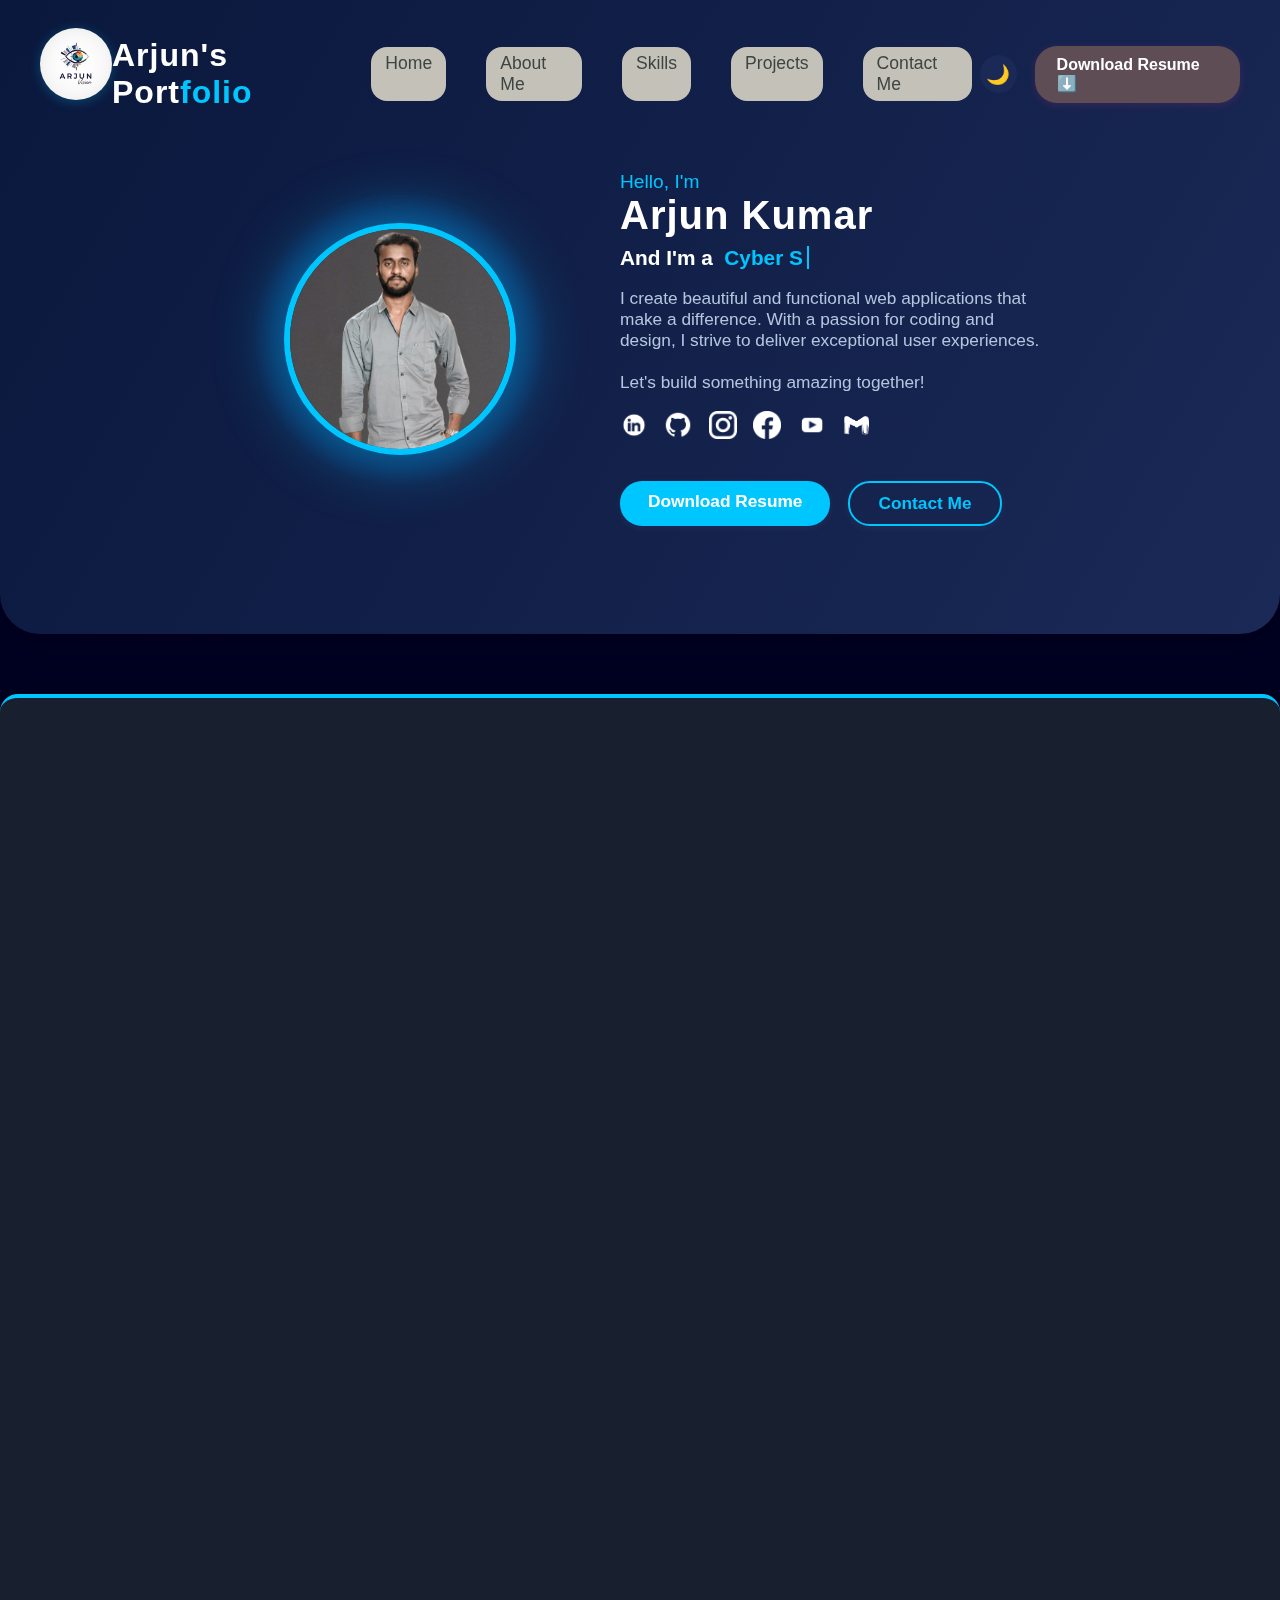
<file: index.html>
<!DOCTYPE html>
<html lang="en">
<head>
  <meta charset="UTF-8">
  <meta http-equiv="X-UA-Compatible" content="IE=edge">
  <meta name="viewport" content="width=device-width, initial-scale=1.0">
   <!-- Font Awesome -->
  <link rel="stylesheet" href="https://cdnjs.cloudflare.com/ajax/libs/font-awesome/6.4.0/css/all.min.css">
  <title>Arjun Developer Portfolio</title>
  <link rel="stylesheet" href="style.css">
  <link rel="preconnect" href="https://fonts.googleapis.com">
  <!-- AOS Library CSS -->
<link href="https://cdn.jsdelivr.net/npm/aos@2.3.4/dist/aos.css" rel="stylesheet">

</head>
<body>
  <header class="hero-header" data-aos="fade-down">
  <div class="top-slide-banner"></div>

  <!-- Navigation -->
  <nav class="main-nav" data-aos="fade-down" data-aos-delay="100">
    <button class="hamburger" id="hamburger-btn" aria-label="Open Menu">
      <span></span>
      <span></span>
      <span></span>
    </button>
    <a href="index.html"><img src="logo.jpg" alt="Logo" class="footer-logo"></a>
    <span class="logo">Arjun's Port<span class="accent">folio</span></span>
    <ul>
      <li><a href="index.html">Home</a></li>
      <li><a href="#about">About Me</a></li>
      <li><a href="#skills">Skills</a></li>
      <li><a href="#projects">Projects</a></li>
      <li><a href="#contact Me">Contact Me</a></li>
    </ul>
    <div class="nav-actions">
      <button class="theme-switcher" onclick="toggleTheme()" title="Toggle Theme">🌙</button>
      <a href="ArjunR.pdf" class="download-cv" download>Download Resume <span>⬇️</span></a>
    </div>
  </nav>

  <!-- Hero Section -->
  <div class="hero-flex">
    
    <!-- Profile Image + Glow -->
    <div class="profile-visual" data-aos="fade-right" data-aos-delay="200">
      <div class="glow-bg">
        <svg width="320" height="320" viewBox="0 0 320 320">
          <defs>
            <radialGradient id="glow" cx="50%" cy="50%" r="50%">
              <stop offset="0%" stop-color="#00c6ff" stop-opacity="1" />
              <stop offset="100%" stop-color="#0072ff" stop-opacity="0" />
            </radialGradient>
          </defs>
          <ellipse cx="160" cy="160" rx="140" ry="140" fill="url(#glow)">
            <animate attributeName="rx" values="140;155;140" dur="2.5s" repeatCount="indefinite" />
            <animate attributeName="ry" values="140;155;140" dur="2.5s" repeatCount="indefinite" />
          </ellipse>
        </svg>
      </div>
      <img src="img1.jpg" alt="Profile Photo" class="profile-photo"> 
    </div>

    <!-- Intro Text + Buttons -->
    <div class="hero-intro" >
      <p class="hello">Hello, I'm</p>
      <h1 class="hero-name" data-aos="zoom-out" data-aos-delay="400">Arjun Kumar</h1>
      <h2 class="hero-role">And I'm a &nbsp;<span class="role-typing"></span></h2>
      <p class="hero-desc" data-aos="fade-left" data-aos-delay="500">
        I create beautiful and functional web applications that make a difference. With a passion for coding and design, I strive to deliver exceptional user experiences.
        <br><br>Let's build something amazing together!
      </p>

      <!-- Social Icons -->
      <div class="hero-social" data-aos="zoom-in-up" data-aos-delay="500">
        <a href="https://www.linkedin.com/in/arjun-kumar59264/"><img src="link.png" alt="LinkedIn"></a>
        <a href="https://github.com/prajju149"><img src="github-65-512.png" alt="GitHub"></a>
        <a href="https://www.instagram.com/arjun_m0368?igsh=eGE3YWM2Z3g4OHN1"><img src="instagram.png" alt="Instagram"></a>
        <a href="https://www.facebook.com/share/16t6ktBwCM/"><img src="fb.png" alt="Facebook"></a>
        <a href="https://youtube.com/@creationhub54?si=_kK4FjZmNTvLzd72"><img src="yt1.png" alt="YouTube"></a>
        <a href="mailto:aksir648@gmail.com"><img src="mail.png" alt="Email"></a>
      </div>

      <!-- Buttons -->
      <div class="hero-buttons" data-aos="fade-up" data-aos-delay="600">
        <a href="ArjunR.pdf" class="btn primary" download>Download Resume</a>
        <a href="#contact Me" class="btn outline">Contact Me</a>
      </div>
    </div>
  </div>
</header>



 <section class="about-section" id="about" data-aos="fade-up">
  <!-- Profile Image -->
  <div class="profile-img" data-aos="fade-right" data-aos-delay="100">
    <img src="img1.jpg" alt="Profile Photo">
  </div>

  <!-- About Content -->
  <div class="about-content" data-aos="fade-left" data-aos-delay="200">
    <h2 data-aos="zoom-in" data-aos-delay="300">About <span>Me</span></h2>
    <h3 data-aos="fade-left" data-aos-delay="350">Frontend Developer</h3>

    <p data-aos="fade-up" data-aos-delay="400">
      Hello! I'm Arjun, a passionate and versatile developer with a strong foundation in both front-end and back-end technologies.
    </p>
    <p data-aos="fade-up" data-aos-delay="450">
      I believe in the power of collaboration and continuous learning. Whether it's through contributing to open-source projects or engaging with the developer community.
    </p>
    <p data-aos="fade-left" data-aos-delay="500">
      My journey started with curiosity about how websites work, and now I enjoy solving real-world problems with technology.
    </p>
    <p data-aos="fade-right" data-aos-delay="550">
      I specialize in building responsive and user-friendly web applications using modern technologies like Node.js and more to create seamless user experiences. My goal is to bridge the gap between design and functionality.
    </p>
    <p data-aos="fade-up" data-aos-delay="600">
      When I'm not coding, I enjoy reading tech blogs, exploring new frameworks, and collaborating with other developers on open-source projects.
    </p>

    <!-- Highlights List -->
    <ul data-aos="fade-right" data-aos-delay="650">
      <li>🌍 Based in India, open to remote work</li>
      <li>🎯 Always eager to learn and grow</li>
      <li>💼 Flexible to work across time zones</li>
      <li>🔍 Always curious about better solutions</li>
      <li>🌐 Comfortable working in distributed teams</li>
    </ul>

    <!-- Button -->
    <a class="btn" href="#skills" data-aos="zoom-in-up" data-aos-delay="700">Read more</a>
  </div>
</section>


  <section id="projects">
    <h2 data-aos="fade-right" data-aos-delay="650">Projects</h2>
    <div class="project-card" data-aos="fade-up" data-aos-delay="650">
      <h3>Project One: International Debt Statistics(World Bank Analysis)</h3>
      <p>
        It Analyzes global debt data to explore trends, key borrowers, and financial risks in developing countries.<br>
        A web application that visualizes and analyzes global debt data from the World Bank. Built with Jupyter Notebook and Power BI to analyze the data, it provides insights into trends, key borrowers, and financial risks in developing countries.<br>
        This project aims to analyze international debt statistics and delve into the key aspects of international debt statistics and the significance of such analysis in the global economy.<br>
        <strong>Features:</strong> Interactive charts, data filtering, country comparisons, and risk assessments.<br>
        <strong>Technologies:</strong> Python, Pandas, Matplotlib, Power BI.
      </p>
      <a href="https://github.com/prajju149/International-Debt-Statistics" class="project-link">View on GitHub</a>
    </div>
    <div class="project-card" data-aos="zoom-in" data-aos-delay="650">
      <h3>Project Two: E-Commerce Website (Only for Electronics)</h3>
      <p>
        This e-commerce website allows users to browse products, sign up or log in, add items to a shopping cart, and place orders. It features user authentication, product search and filtering, and a responsive interface for mobile and desktop users. Admins can manage products and view user activity.<br>
        The site is built using HTML, CSS, JavaScript, and optionally backend technologies like Node.js for data management. It includes a user-friendly interface with product categories, search functionality, and a secure checkout process.<br>
        <strong>Features:</strong> User authentication, product search, shopping cart, order management, admin dashboard.<br>
        <strong>Technologies:</strong> HTML, CSS, JavaScript, Java, SQL.
      </p>
      <a href="https://github.com/prajju149/E-Commerce-Website" class="project-link">View on GitHub</a>
      &nbsp;
      <a href="https://drive.google.com/file/d/1yCp8H91lzxVT40RDawl953VJtx6Gq0rI/view?usp=sharing" class="project-link">View Demo</a>
    </div>
    <div class="project-card" data-aos="fade-up" data-aos-delay="650">
      <h3>Project Three: Currency Converter</h3>
      <p>
        A Currency Converter is a simple yet essential tool that enables users to convert an amount from one currency to another using real-time or updated exchange rates.<br>
        This project typically uses an external API (like exchangerate-api.com or exchangerate.host) to fetch live conversion rates.<br>
        Users select the source and target currencies, enter an amount, and get the converted value instantly. It's widely used in finance apps, e-commerce websites, and travel platforms.<br>
        <strong>Features:</strong> Real-time currency conversion, user-friendly interface, support for multiple currencies, and historical rate tracking.<br>
        <strong>Technologies:</strong> Python, Tkinter GUI Library, requests Module, and an external API for exchange rates.
      </p>
      <a href="https://drive.google.com/file/d/194SX2HSzkrRIt39fB2cyfciQHRpQMG2u/view?usp=sharing" class="project-link">Visit Demo</a>
    </div>
  </section>

  <section id="skills" data-aos="fade-up">
  <h2 data-aos="zoom-in"><span>My</span> Skills</h2>
  <p data-aos="fade-right" data-aos-delay="100">
    As a developer, I possess a diverse skill set that enables me to create dynamic and engaging web applications.
    <br><br>
    I thrive at the intersection of code and creativity, with hands-on expertise in a versatile tech stack that powers both the front end and back end of web applications.
  </p>
  <ul>
    <li data-aos="fade-left" data-aos-delay="100">HTML, CSS, JavaScript</li>
    <li data-aos="fade-left" data-aos-delay="150">Java, C, C++, Python (Basics)</li>
    <li data-aos="fade-left" data-aos-delay="200">SQL</li>
    <li data-aos="fade-left" data-aos-delay="250">Frontend: Responsive Web Design</li>
    <li data-aos="fade-left" data-aos-delay="300">Version Control: Git & GitHub</li>
    <li data-aos="fade-left" data-aos-delay="350">Backend: Basics of API, Database Integration (MySQL)</li>
    <li data-aos="fade-left" data-aos-delay="400">Linux CLI basics</li>
    <li data-aos="fade-left" data-aos-delay="450">Tools: Visual Studio Code, IntelliJ</li>
    <li data-aos="fade-left" data-aos-delay="500">Other Skills: Problem Solving, Debugging, DSA, OOP Concepts (Basic)</li>
  </ul>
</section>


<section>
    <h2 data-aos="zoom-in" data-aos-delay="200">What People Say </h2>
    <p class="subtitle" data-aos="fade-right" data-aos-delay="200">Discover inspiration and insights through recent reviews from our Audiences</p>

    <div class="scroll-container" id="testimonial-container" data-aos="fade-right" data-aos-delay="200"   ></div>
</section>


<section class="contact-section" id="contact Me" data-aos="fade-up">
  <!-- Left side profile section -->
  <div class="profile-left" data-aos="fade-right" data-aos-delay="100">
    <img src="contact1.png" alt="Contact Image">
  </div>

  <!-- Right side form -->
  <div class="Contact Me contact-right" data-aos="fade-left" data-aos-delay="200">
    <h1 class="contact-title" data-aos="zoom-in">Contact <span>Me</span></h1>
    
    <form class="contact-form" id="contactForm">
      <div class="form-title" data-aos="fade-up" data-aos-delay="300">Get in Touch</div>
      
      <p class="form-desc" data-aos="fade-up" data-aos-delay="350">
        Please fill out the form below to get in touch with us. We will respond as soon as possible.
      </p>

      <div class="form-group" data-aos="fade-up" data-aos-delay="400">
        <i class="fa fa-user"></i>
        <input type="text" placeholder=" " id="name" required>
        <label>Name</label>
      </div>

      <div class="form-group" data-aos="fade-up" data-aos-delay="450">
        <i class="fa fa-envelope"></i>
        <input type="email" placeholder=" " id="email" required>
        <label>Email</label>
      </div>

      <div class="form-group" data-aos="fade-up" data-aos-delay="500">
        <i class="fa fa-phone"></i>
        <input type="text" placeholder=" " id="contact" required>
        <label>Contact</label>
      </div>

      <div class="form-group" data-aos="fade-up" data-aos-delay="550">
        <i class="fa fa-comment"></i>
        <textarea rows="4" placeholder=" " id="query" required></textarea>
        <label>Query</label>
      </div>
        
      <button type="submit" data-aos="zoom-in-up" data-aos-delay="600">Send Message</button>
    </form>
  </div>
</section>

<div class="toast" id="toast" style="display: none;">
  ✅ Message Sent Successfully!
</div>


 <footer class="animated-footer" data-aos="fade-up">
  <div class="footer-container">

    <!-- Brand Section -->
    <div class="footer-brand" data-aos="fade-right" data-aos-delay="100">
      <a href="index.html"><img src="logo.jpg" alt="Logo" class="footer-logo"></a>
      <h2>Design With Arjun</h2>
      <h3>Where Ideas take shape</h3>
      <p>
        This is a place where creativity meets technology and It is straightforward and clearly states the purpose of the website.
      </p>
      <div class="footer-social" data-aos="zoom-in" data-aos-delay="200">
        <a href="https://youtube.com/@creationhub54?si=_kK4FjZmNTvLzd72"><img src="yt1.png" alt="YouTube"></a>
        <a href="https://www.linkedin.com/in/arjun-kumar59264/"><img src="link.png" alt="LinkedIn"></a>
        <a href="https://github.com/prajju149"><img src="github-65-512.png" alt="GitHub"></a>
        <a href="https://www.instagram.com/arjun_m0368?igsh=eGE3YWM2Z3g4OHN1"><img src="instagram.png" alt="Instagram"></a>
        <a href="https://www.facebook.com/share/16t6ktBwCM/"><img src="fb.png" alt="Facebook"></a>
        <a href="mailto:aksir648@gmail.com"><img src="mail.png" alt="Email"></a>
      </div>
    </div>

    <!-- Explore Links -->
    <div class="footer-links" data-aos="fade-up" data-aos-delay="200">
      <h3>Explore</h3>
      <ul>
        <li><a href="#about">About Us</a></li>
        <li><a href="https://youtube.com/@creationhub54?si=_kK4FjZmNTvLzd72">Blog</a></li>
        <li><a href="#contact Me">Contact Me</a></li>
      </ul>
    </div>

    <!-- Legal Links -->
    <div class="footer-links" data-aos="fade-up" data-aos-delay="250">
      <h3>Legal</h3>
      <ul>
        <li><a href="privacy.html">Privacy Policy</a></li>
        <li><a href="t&c.html">Terms & Conditions</a></li>
        <li><a href="#contact Me">Support</a></li>
      </ul>
    </div>

    <!-- Contact Info -->
    <div class="footer-contact" data-aos="fade-left" data-aos-delay="300">
      <h3>Contact Me At</h3>
      <ul>
        <li><a href="tel:+916386416463">📞 +91-6386416463</a></li>
        <li><a href="mailto:aksir648@gmail.com">✉️ aksir648@gmail.com</a></li>
        <li>
          <a href="https://www.google.com/maps/place/LB-01+,Basement+-1,+ANSAL+PLAZA+MALL+SHOPPING+COMPLEX,+Amit+Nagar,+Sadarpur,+Greater+Noida,+Uttar+Pradesh+201310/@28.4641428,77.506755,350m">
            📍 Ansal Plaza, Greater Noida Express Way, Knowledge Park 1-Greater Noida (Near Tugalpur, Near Institutional Area, Pari Chowk)
            <br>Pari Chock, Greater Noida, UP, INDIA 201306
          </a>
        </li>
      </ul>
    </div>
  </div>

  <!-- Subscribe Section -->
  <div class="subscribe-section" data-aos="zoom-in-up" data-aos-delay="350">
    <h3 class="subscribe-heading">Subscribe for Updates</h3>
    <form action="https://formspree.io/f/xldljojn" method="POST" class="subscribe-form" id="subscribeForm">
      <label>
        Your email:
        <input type="email" name="email" required>
      </label>
      <label>
        Your message:
        <textarea name="message" required></textarea>
      </label>
      <button type="submit">Send</button>
    </form>
  </div>

  <!-- Bottom Footer -->
  <div class="footer-bottom" >
    <span>&copy; 2025 Design with Arjun <span class="footer-heart">❤</span> by arjunvision. All rights reserved.</span>
  </div>
</footer>

  <div class="back-to-top" id="backToTop"> <i class="fa fa-arrow-up"></i>
    <script>
  const roles = ["Cyber Security Enthusiast", "Web Developer", "Problem Solver ", "Open Source Contributor",];
  const typingSpan = document.querySelector(".role-typing");
  let roleIndex = 0;
  let charIndex = 0;
  let isDeleting = false;

  function type() {
    const currentRole = roles[roleIndex];
    if (isDeleting) {
      typingSpan.textContent = currentRole.substring(0, charIndex--);
    } else {
      typingSpan.textContent = currentRole.substring(0, charIndex++);
    }

    if (!isDeleting && charIndex === currentRole.length) {
      isDeleting = true;
      setTimeout(type, 1000); // Wait before deleting
    } else if (isDeleting && charIndex === 0) {
      isDeleting = false;
      roleIndex = (roleIndex + 1) % roles.length;
      setTimeout(type, 300); // Wait before typing next
    } else {
      setTimeout(type, isDeleting ? 50 : 100); // Typing speed
    }
  }

  document.addEventListener("DOMContentLoaded", () => {
    type();
  });

   const hamburgerBtn = document.getElementById('hamburger-btn');
const navUl = document.querySelector('.main-nav ul');
hamburgerBtn.addEventListener('click', function() {
  hamburgerBtn.classList.toggle('active');
  navUl.classList.toggle('open');
});
// Optional: close menu on link click (mobile)
navUl.querySelectorAll('a').forEach(link => {
  link.addEventListener('click', () => {
    hamburgerBtn.classList.remove('active');
    navUl.classList.remove('open');
  });
});

function toggleTheme() {
      document.body.classList.toggle('light-theme');
    }
</script>

<script>
    // JSON Array of testimonials
    const testimonials = [
        {
            name: "Nitish Chaudhary",
            username: "@Nitish",
            review: "Hi Arjun Excellent , I want to hire you for my company",
            gradient: "linear-gradient(45deg, #ff4ecd, #4be1ec)"
        },
        {
            name: "Ajeet Gupta",
            username: "@Ajeet",
            review: "Nice portfolio 👌👌 .",
            gradient: "linear-gradient(45deg, #43cea2, #185a9d)"
        },
        {
            name: "Ajay Rathod ",
            username: "@Ajay",
            review: "Hi Sir, Your portfolio looks super professional and well-structured !",
            gradient: "linear-gradient(45deg, #f7971e, #ffd200)"
        },
        {
            name: "Nitish Mishra",
            username: "@Nitish",
            review: "The projects are showcased really well. Great job!",
            gradient: "linear-gradient(45deg, #ff416c, #ff4b2b)"
        },
        {
            name: "Shamsuddoha Ansari",
            username: "@Shamsuddoha",
            review: "Hello guru , Your skills and creativity shine through in every section",
            gradient: "linear-gradient(45deg, #00b09b, #96c93d)"
        },
        {
            name: "Vaibhav Mani Tripathi",
            username: "@Vaibhav",
            review: "Nice👌👌 , impressive portfolio—you’ve clearly put in a lot of effort 👏🔥 .",
            gradient: "linear-gradient(45deg, #e96443, #904e95)"
        }
    ];

    const container = document.getElementById("testimonial-container");

    // Function to create testimonial cards
    function createTestimonialCard(t) {
        return `
            <div class="testimonial">
                <div class="profile">
                    <div class="avatar" style="background:${t.gradient};"></div>
                    <div>
                        <div class="name">${t.name}</div>
                        <div class="username">${t.username}</div>
                    </div>
                </div>
                <p>${t.review}</p>
            </div>
        `;
    }

    // Duplicate testimonials for seamless infinite scroll
    let testimonialHTML = "";
    for (let i = 0; i < 2; i++) {
        testimonials.forEach(t => {
            testimonialHTML += createTestimonialCard(t);
        });
    }
    container.innerHTML = testimonialHTML;

    // Auto scroll effect
    let scrollSpeed = 1;
    let scrollInterval = setInterval(() => {
        container.scrollLeft += scrollSpeed;
        if (container.scrollLeft >= container.scrollWidth / 2) {
            container.scrollLeft = 0;
        }
    }, 20);

    // Pause on hover
    container.addEventListener("mouseenter", () => clearInterval(scrollInterval));
    container.addEventListener("mouseleave", () => {
        scrollInterval = setInterval(() => {
            container.scrollLeft += scrollSpeed;
            if (container.scrollLeft >= container.scrollWidth / 2) {
                container.scrollLeft = 0;
            }
        }, 20);
    });
</script>



  <script src="https://cdn.jsdelivr.net/npm/aos@2.3.4/dist/aos.js"></script>
  <script>
    AOS.init();
  </script>
  <link rel="stylesheet" href="https://cdn.jsdelivr.net/npm/aos@2.3.4/dist/aos.css" />

</body>
</html>
</file>
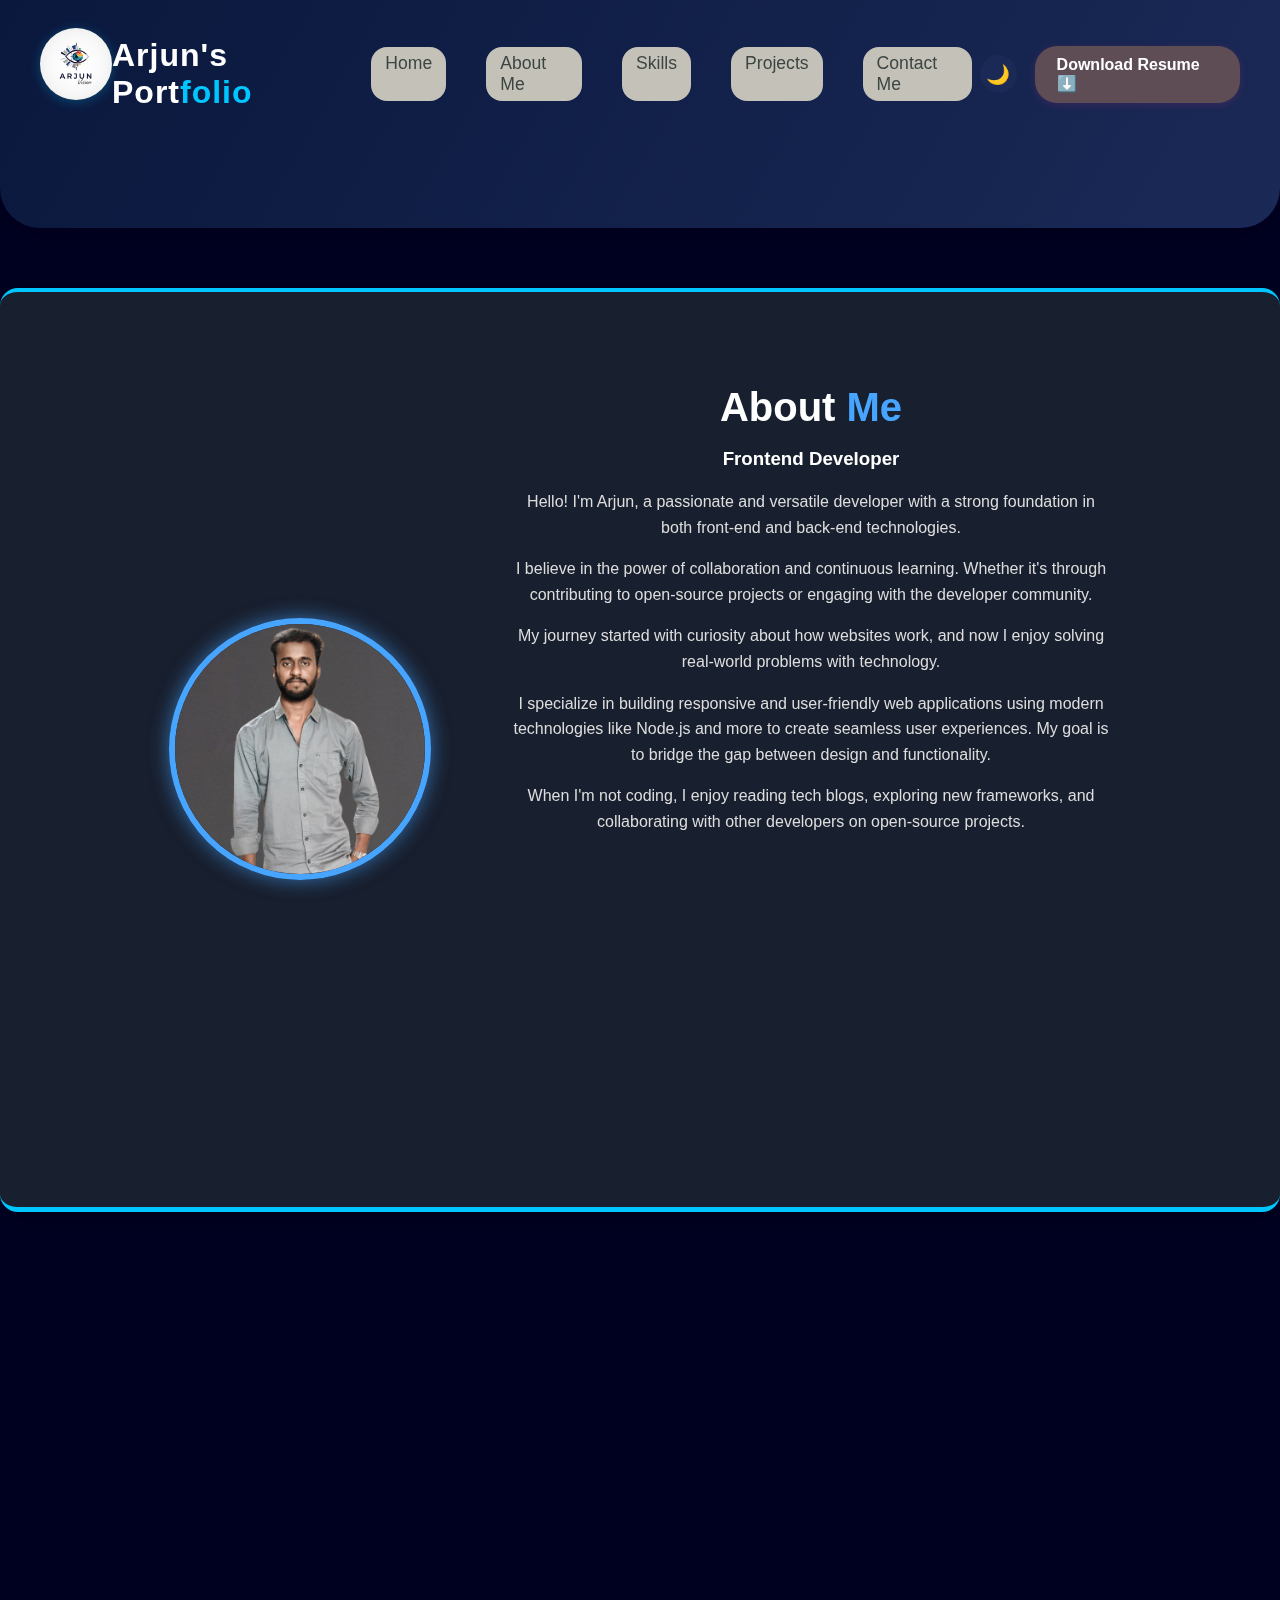
<file: about.html>
<!DOCTYPE html>
<html lang="en">
<head>
  <meta charset="UTF-8">
  <meta http-equiv="X-UA-Compatible" content="IE=edge">
  <meta name="viewport" content="width=device-width, initial-scale=1.0">
  <title>Arjun Developer Portfolio</title>
    <link rel="stylesheet" href="style.css">
     <link rel="preconnect" href="https://fonts.googleapis.com">
  <!-- AOS Library CSS -->
<link href="https://cdn.jsdelivr.net/npm/aos@2.3.4/dist/aos.css" rel="stylesheet">


  <header class="hero-header" data-aos="fade-down">
  <div class="top-slide-banner"></div>

  <!-- Navigation -->
  <nav class="main-nav" data-aos="fade-down" data-aos-delay="100">
    <button class="hamburger" id="hamburger-btn" aria-label="Open Menu">
      <span></span>
      <span></span>
      <span></span>
    </button>
    <a href="index.html"><img src="logo.jpg" alt="Logo" class="footer-logo"></a>
    <span class="logo">Arjun's Port<span class="accent">folio</span></span>
    <ul>
      <li><a href="index.html">Home</a></li>
      <li><a href="about.html">About Me</a></li>
      <li><a href="skills.html">Skills</a></li>
      <li><a href="project.html">Projects</a></li>
      <li><a href="contact.html">Contact Me</a></li>
    </ul>
    <div class="nav-actions">
      <button class="theme-switcher" onclick="toggleTheme()" title="Toggle Theme">🌙</button>
      <a href="Arjun_Resume.pdf" class="download-cv" download>Download Resume <span>⬇️</span></a>
    </div>
  </nav>
    
       
  </header>

<section class="about-section" id="about" data-aos="fade-up">
  <!-- Profile Image -->
  <div class="profile-img" data-aos="fade-right" data-aos-delay="100">
    <img src="img1.jpg" alt="Profile Photo">
  </div>

  <!-- About Content -->
  <div class="about-content" data-aos="fade-left" data-aos-delay="200">
    <h2 data-aos="zoom-in" data-aos-delay="300">About <span>Me</span></h2>
    <h3 data-aos="fade-left" data-aos-delay="350">Frontend Developer</h3>

    <p data-aos="fade-up" data-aos-delay="400">
      Hello! I'm Arjun, a passionate and versatile developer with a strong foundation in both front-end and back-end technologies.
    </p>
    <p data-aos="fade-up" data-aos-delay="450">
      I believe in the power of collaboration and continuous learning. Whether it's through contributing to open-source projects or engaging with the developer community.
    </p>
    <p data-aos="fade-left" data-aos-delay="500">
      My journey started with curiosity about how websites work, and now I enjoy solving real-world problems with technology.
    </p>
    <p data-aos="fade-right" data-aos-delay="550">
      I specialize in building responsive and user-friendly web applications using modern technologies like Node.js and more to create seamless user experiences. My goal is to bridge the gap between design and functionality.
    </p>
    <p data-aos="fade-up" data-aos-delay="600">
      When I'm not coding, I enjoy reading tech blogs, exploring new frameworks, and collaborating with other developers on open-source projects.
    </p>

    <!-- Highlights List -->
    <ul data-aos="fade-right" data-aos-delay="650">
      <li>🌍 Based in India, open to remote work</li>
      <li>🎯 Always eager to learn and grow</li>
      <li>💼 Flexible to work across time zones</li>
      <li>🔍 Always curious about better solutions</li>
      <li>🌐 Comfortable working in distributed teams</li>
    </ul>

    <!-- Button -->
    <a class="btn" href="#skills" data-aos="zoom-in-up" data-aos-delay="700">Read more</a>
  </div>
</section>



  <footer class="animated-footer" data-aos="fade-up">
  <div class="footer-container">

    <!-- Brand Section -->
    <div class="footer-brand" data-aos="fade-right" data-aos-delay="100">
      <a href="index.html"><img src="logo.jpg" alt="Logo" class="footer-logo"></a>
      <h2>Design With Arjun</h2>
      <h3>Where Ideas take shape</h3>
      <p>
        This is a place where creativity meets technology and It is straightforward and clearly states the purpose of the website.
      </p>
      <div class="footer-social" data-aos="zoom-in" data-aos-delay="200">
        <a href="https://youtube.com/@creationhub54?si=_kK4FjZmNTvLzd72"><img src="yt1.png" alt="YouTube"></a>
        <a href="https://www.linkedin.com/in/arjun-kumar59264/"><img src="link.png" alt="LinkedIn"></a>
        <a href="https://github.com/prajju149"><img src="github-65-512.png" alt="GitHub"></a>
        <a href="https://www.instagram.com/arjun_m0368?igsh=eGE3YWM2Z3g4OHN1"><img src="instagram.png" alt="Instagram"></a>
        <a href="https://www.facebook.com/share/16t6ktBwCM/"><img src="fb.png" alt="Facebook"></a>
        <a href="mailto:aksir648@gmail.com"><img src="mail.png" alt="Email"></a>
      </div>
    </div>

    <!-- Explore Links -->
    <div class="footer-links" data-aos="fade-up" data-aos-delay="200">
      <h3>Explore</h3>
      <ul>
        <li><a href="about.html">About Us</a></li>
        <li><a href="https://youtube.com/@creationhub54?si=_kK4FjZmNTvLzd72">Blog</a></li>
        <li><a href="contact.html">Contact Me</a></li>
      </ul>
    </div>

    <!-- Legal Links -->
    <div class="footer-links" data-aos="fade-up" data-aos-delay="250">
      <h3>Legal</h3>
      <ul>
        <li><a href="privacy.html">Privacy Policy</a></li>
        <li><a href="t&c.html">Terms & Conditions</a></li>
        <li><a href="contact.html">Support</a></li>
      </ul>
    </div>

    <!-- Contact Info -->
    <div class="footer-contact" data-aos="fade-left" data-aos-delay="300">
      <h3>Contact Me At</h3>
      <ul>
        <li><a href="tel:+916386416463">📞 +91-6386416463</a></li>
        <li><a href="mailto:aksir648@gmail.com">✉️ aksir648@gmail.com</a></li>
        <li>
          <a href="https://www.google.com/maps/place/LB-01+,Basement+-1,+ANSAL+PLAZA+MALL+SHOPPING+COMPLEX,+Amit+Nagar,+Sadarpur,+Greater+Noida,+Uttar+Pradesh+201310/@28.4641428,77.506755,350m">
            📍 Ansal Plaza, Greater Noida Express Way, Knowledge Park 1-Greater Noida (Near Tugalpur, Near Institutional Area, Pari Chowk)
            <br>Pari Chock, Greater Noida, UP, INDIA 201306
          </a>
        </li>
      </ul>
    </div>
  </div>

  <!-- Subscribe Section -->
  <div class="subscribe-section" data-aos="zoom-in-up" data-aos-delay="350">
    <h3 class="subscribe-heading">Subscribe for Updates</h3>
    <form action="https://formspree.io/f/xldljojn" method="POST" class="subscribe-form" id="subscribeForm">
      <label>
        Your email:
        <input type="email" name="email" required>
      </label>
      <label>
        Your message:
        <textarea name="message" required></textarea>
      </label>
      <button type="submit">Send</button>
    </form>
  </div>

  <!-- Bottom Footer -->
  <div class="footer-bottom" data-aos="fade-in" data-aos-delay="500">
    <span>&copy; 2025 Design with Arjun <span class="footer-heart">❤</span> by arjunvision. All rights reserved.</span>
  </div>
</footer>

  <div class="back-to-top" id="backToTop"> <i class="fa fa-arrow-up"></i>
  <script src="https://cdn.jsdelivr.net/npm/aos@2.3.4/dist/aos.js"></script>
  <script>
    AOS.init();
  </script>
  <link rel="stylesheet" href="https://cdn.jsdelivr.net/npm/aos@2.3.4/dist/aos.css" />

</body>
</html>
</file>
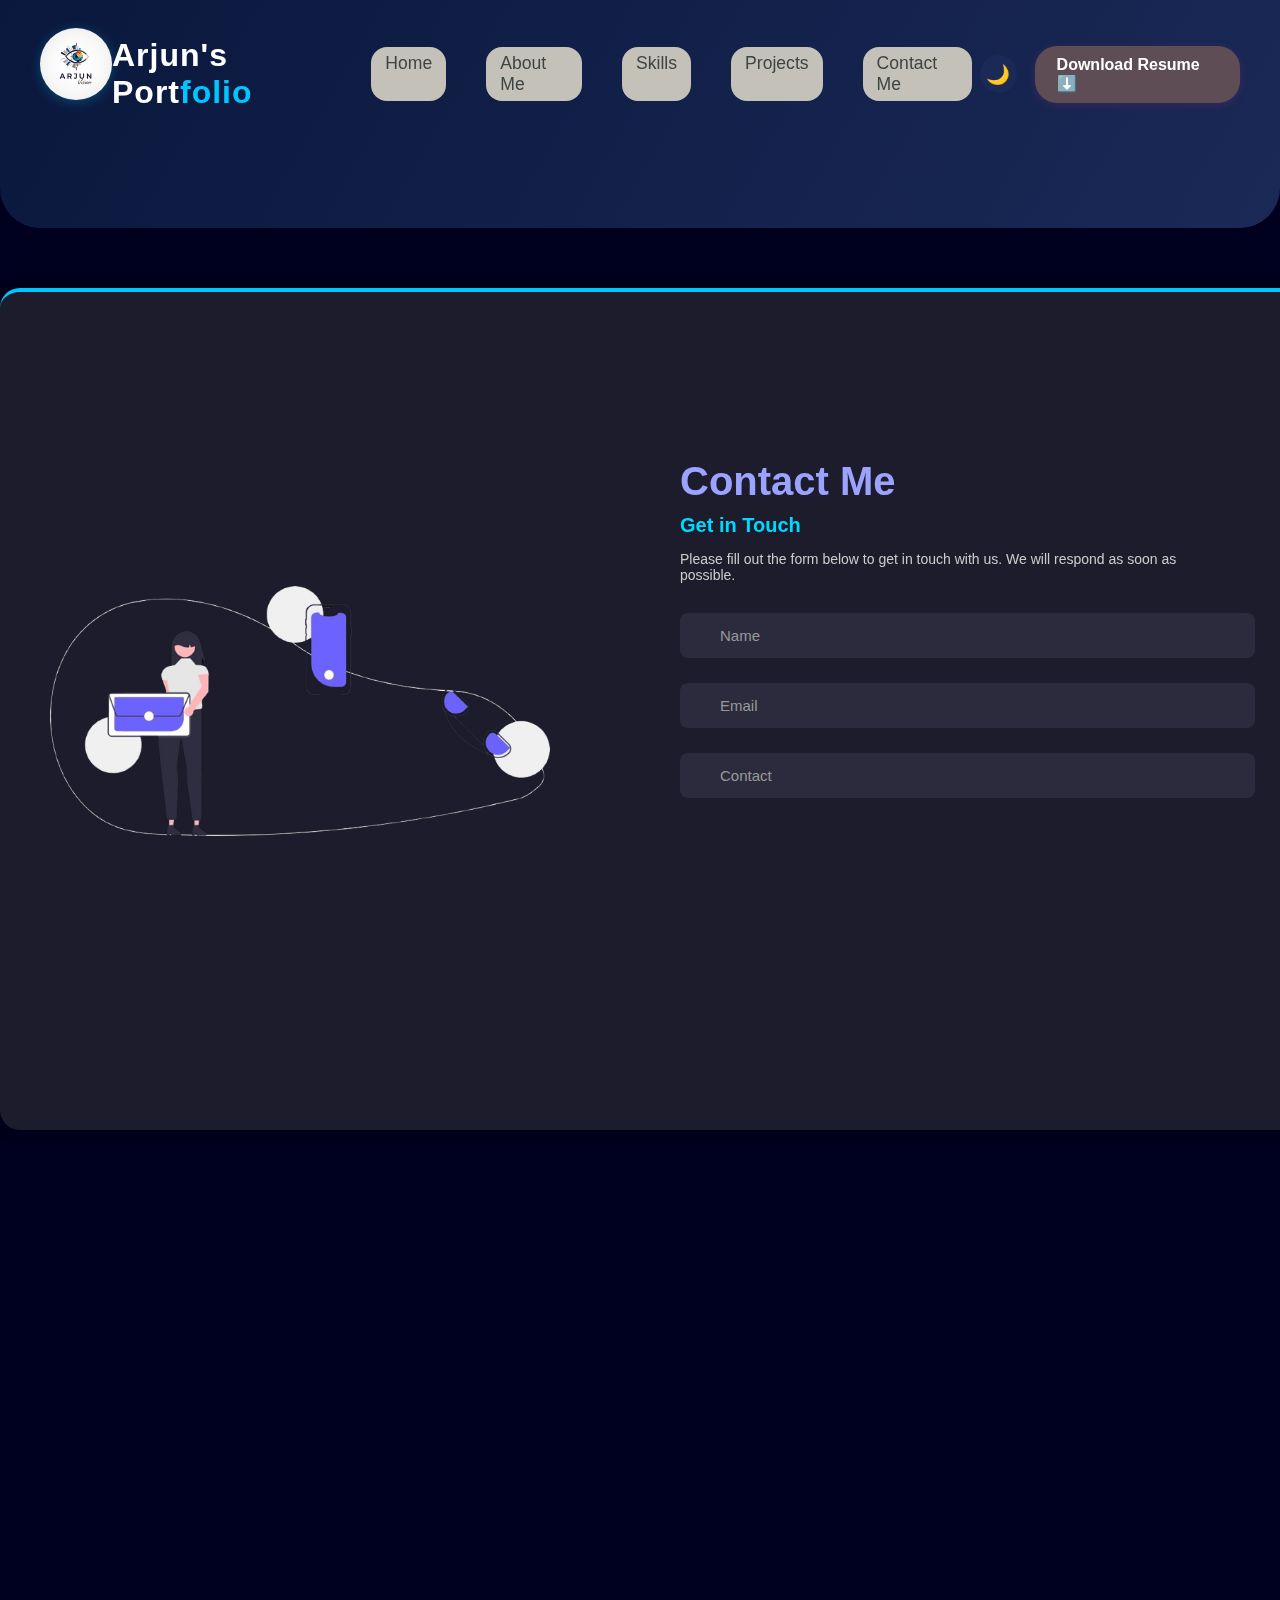
<file: contact.html>
<!DOCTYPE html>
<html lang="en">
<head>
  <meta charset="UTF-8">
  <meta http-equiv="X-UA-Compatible" content="IE=edge">
  <meta name="viewport" content="width=device-width, initial-scale=1.0">
  <title>Arjun Developer Portfolio</title>
    <link rel="stylesheet" href="style.css">
     <link rel="preconnect" href="https://fonts.googleapis.com">
  <!-- AOS Library CSS -->
<link href="https://cdn.jsdelivr.net/npm/aos@2.3.4/dist/aos.css" rel="stylesheet">


  <header class="hero-header" data-aos="fade-down">
  <div class="top-slide-banner"></div>

  <!-- Navigation -->
  <nav class="main-nav" data-aos="fade-down" data-aos-delay="100">
    <button class="hamburger" id="hamburger-btn" aria-label="Open Menu">
      <span></span>
      <span></span>
      <span></span>
    </button>
    <a href="index.html"><img src="logo.jpg" alt="Logo" class="footer-logo"></a>
    <span class="logo">Arjun's Port<span class="accent">folio</span></span>
    <ul>
      <li><a href="index.html">Home</a></li>
      <li><a href="about.html">About Me</a></li>
      <li><a href="skills.html">Skills</a></li>
      <li><a href="project.html">Projects</a></li>
      <li><a href="#contact Me">Contact Me</a></li>
    </ul>
    <div class="nav-actions">
      <button class="theme-switcher" onclick="toggleTheme()" title="Toggle Theme">🌙</button>
      <a href="Arjun_Resume.pdf" class="download-cv" download>Download Resume <span>⬇️</span></a>
    </div>
  </nav>
       
  </header>

   <section class="contact-section" id="contact Me" data-aos="fade-up">
  <!-- Left side profile section -->
  <div class="profile-left" data-aos="fade-right" data-aos-delay="100">
    <img src="contact1.png" alt="Contact Image">
  </div>

  <!-- Right side form -->
  <div class="Contact Me contact-right" data-aos="fade-left" data-aos-delay="200">
    <h1 class="contact-title" data-aos="zoom-in">Contact <span>Me</span></h1>
    
    <form class="contact-form" id="contactForm">
      <div class="form-title" data-aos="fade-up" data-aos-delay="300">Get in Touch</div>
      
      <p class="form-desc" data-aos="fade-up" data-aos-delay="350">
        Please fill out the form below to get in touch with us. We will respond as soon as possible.
      </p>

      <div class="form-group" data-aos="fade-up" data-aos-delay="400">
        <i class="fa fa-user"></i>
        <input type="text" placeholder=" " id="name" required>
        <label>Name</label>
      </div>

      <div class="form-group" data-aos="fade-up" data-aos-delay="450">
        <i class="fa fa-envelope"></i>
        <input type="email" placeholder=" " id="email" required>
        <label>Email</label>
      </div>

      <div class="form-group" data-aos="fade-up" data-aos-delay="500">
        <i class="fa fa-phone"></i>
        <input type="text" placeholder=" " id="contact" required>
        <label>Contact</label>
      </div>

      <div class="form-group" data-aos="fade-up" data-aos-delay="550">
        <i class="fa fa-comment"></i>
        <textarea rows="4" placeholder=" " id="query" required></textarea>
        <label>Query</label>
      </div>
        
      <button type="submit" data-aos="zoom-in-up" data-aos-delay="600">Send Message</button>
    </form>
  </div>
</section>

<div class="toast" id="toast" style="display: none;">
  ✅ Message Sent Successfully!
</div>

  <footer class="animated-footer" data-aos="fade-up">
  <div class="footer-container">

    <!-- Brand Section -->
    <div class="footer-brand" data-aos="fade-right" data-aos-delay="100">
      <a href="index.html"><img src="logo.jpg" alt="Logo" class="footer-logo"></a>
      <h2>Design With Arjun</h2>
      <h3>Where Ideas take shape</h3>
      <p>
        This is a place where creativity meets technology and It is straightforward and clearly states the purpose of the website.
      </p>
      <div class="footer-social" data-aos="zoom-in" data-aos-delay="200">
        <a href="https://youtube.com/@creationhub54?si=_kK4FjZmNTvLzd72"><img src="yt1.png" alt="YouTube"></a>
        <a href="https://www.linkedin.com/in/arjun-kumar59264/"><img src="link.png" alt="LinkedIn"></a>
        <a href="https://github.com/prajju149"><img src="github-65-512.png" alt="GitHub"></a>
        <a href="https://www.instagram.com/arjun_m0368?igsh=eGE3YWM2Z3g4OHN1"><img src="instagram.png" alt="Instagram"></a>
        <a href="https://www.facebook.com/share/16t6ktBwCM/"><img src="fb.png" alt="Facebook"></a>
        <a href="mailto:aksir648@gmail.com"><img src="mail.png" alt="Email"></a>
      </div>
    </div>

    <!-- Explore Links -->
    <div class="footer-links" data-aos="fade-up" data-aos-delay="200">
      <h3>Explore</h3>
      <ul>
        <li><a href="about.html">About Us</a></li>
        <li><a href="https://youtube.com/@creationhub54?si=_kK4FjZmNTvLzd72">Blog</a></li>
        <li><a href="#contact Me">Contact Me</a></li>
      </ul>
    </div>

    <!-- Legal Links -->
    <div class="footer-links" data-aos="fade-up" data-aos-delay="250">
      <h3>Legal</h3>
      <ul>
        <li><a href="privacy.html">Privacy Policy</a></li>
        <li><a href="t&c.html">Terms & Conditions</a></li>
        <li><a href="#contact Me">Support</a></li>
      </ul>
    </div>

    <!-- Contact Info -->
    <div class="footer-contact" data-aos="fade-left" data-aos-delay="300">
      <h3>Contact Me At</h3>
      <ul>
        <li><a href="tel:+916386416463">📞 +91-6386416463</a></li>
        <li><a href="mailto:aksir648@gmail.com">✉️ aksir648@gmail.com</a></li>
        <li>
          <a href="https://www.google.com/maps/place/LB-01+,Basement+-1,+ANSAL+PLAZA+MALL+SHOPPING+COMPLEX,+Amit+Nagar,+Sadarpur,+Greater+Noida,+Uttar+Pradesh+201310/@28.4641428,77.506755,350m">
            📍 Ansal Plaza, Greater Noida Express Way, Knowledge Park 1-Greater Noida (Near Tugalpur, Near Institutional Area, Pari Chowk)
            <br>Pari Chock, Greater Noida, UP, INDIA 201306
          </a>
        </li>
      </ul>
    </div>
  </div>

  <!-- Subscribe Section -->
  <div class="subscribe-section" data-aos="zoom-in-up" data-aos-delay="350">
    <h3 class="subscribe-heading">Subscribe for Updates</h3>
    <form action="https://formspree.io/f/xldljojn" method="POST" class="subscribe-form" id="subscribeForm">
      <label>
        Your email:
        <input type="email" name="email" required>
      </label>
      <label>
        Your message:
        <textarea name="message" required></textarea>
      </label>
      <button type="submit">Send</button>
    </form>
  </div>

  <!-- Bottom Footer -->
  <div class="footer-bottom" data-aos="fade-in" data-aos-delay="500">
    <span>&copy; 2025 Design with Arjun <span class="footer-heart">❤</span> by arjunvision. All rights reserved.</span>
  </div>
</footer>

  <div class="back-to-top" id="backToTop"> <i class="fa fa-arrow-up"></i>
  <script src="https://cdn.jsdelivr.net/npm/aos@2.3.4/dist/aos.js"></script>
  <script>
    AOS.init();
  </script>
  <link rel="stylesheet" href="https://cdn.jsdelivr.net/npm/aos@2.3.4/dist/aos.css" />

</body>
</html>
</file>
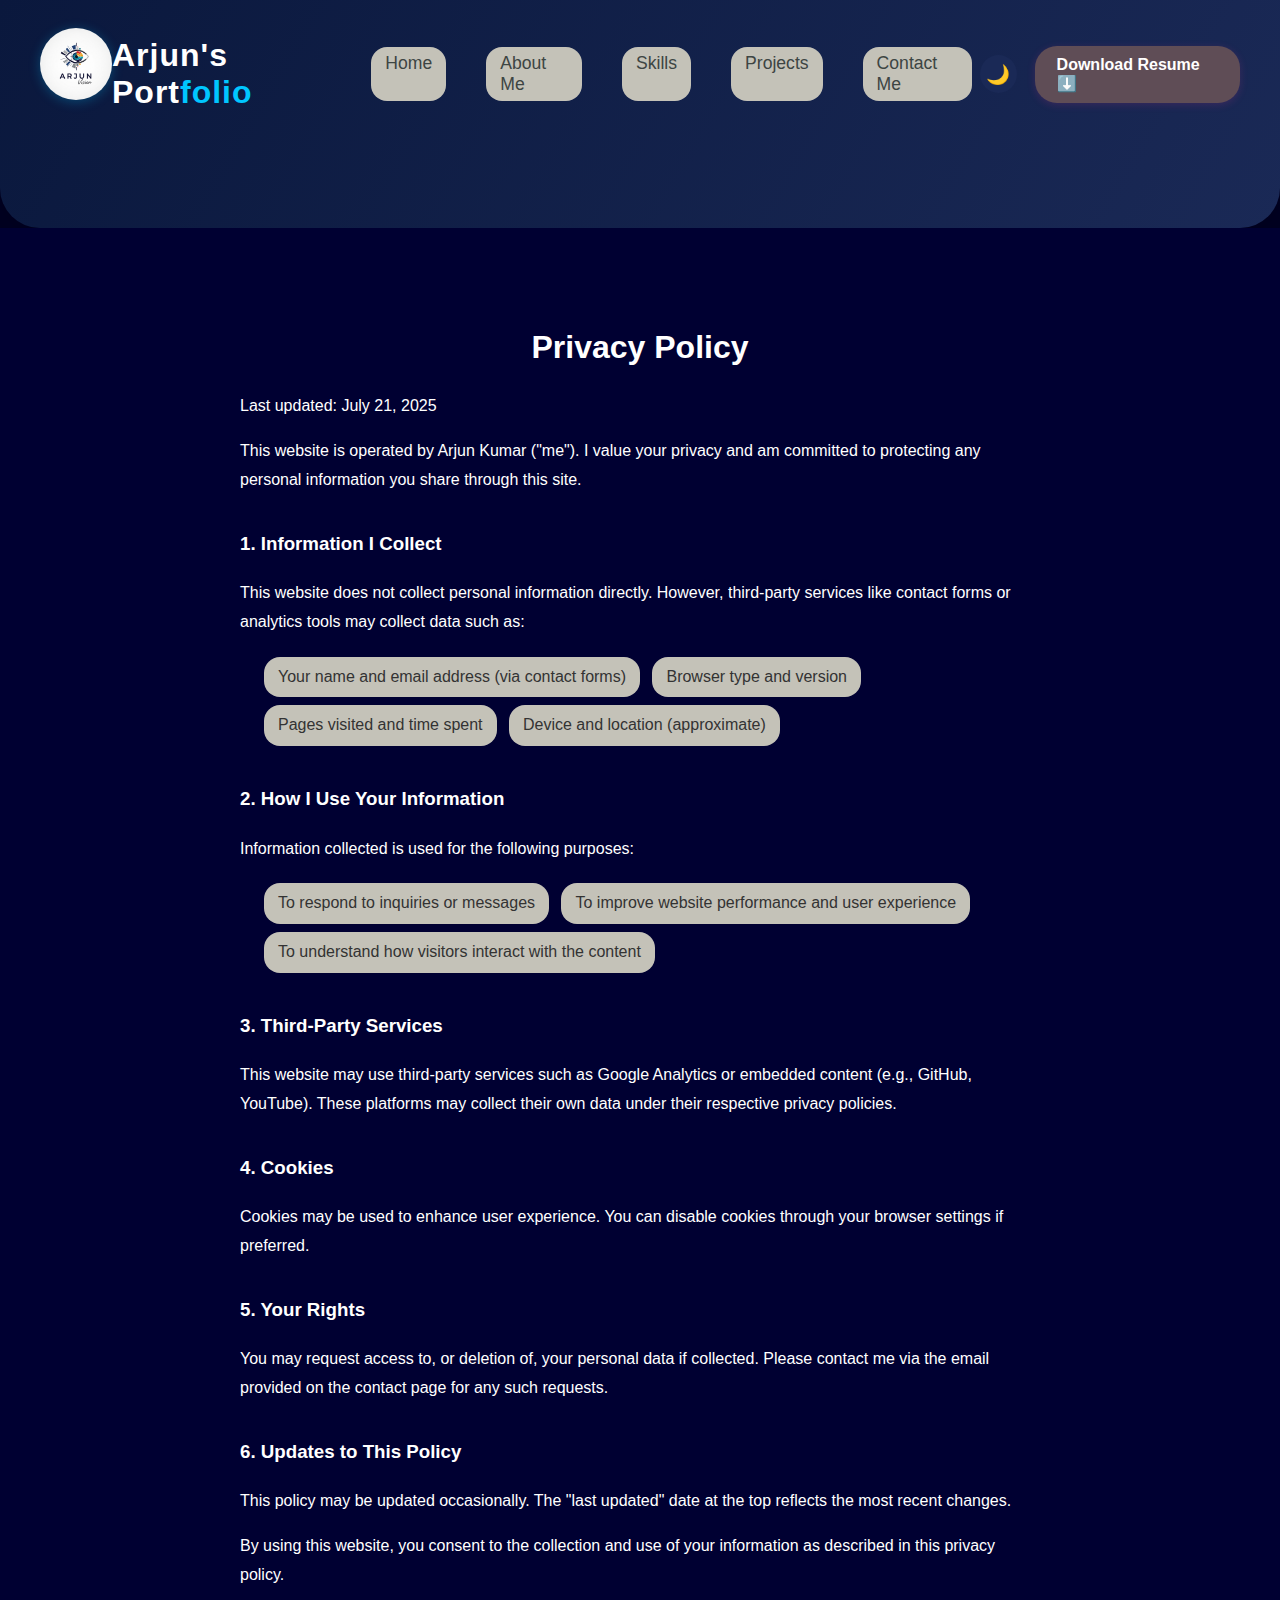
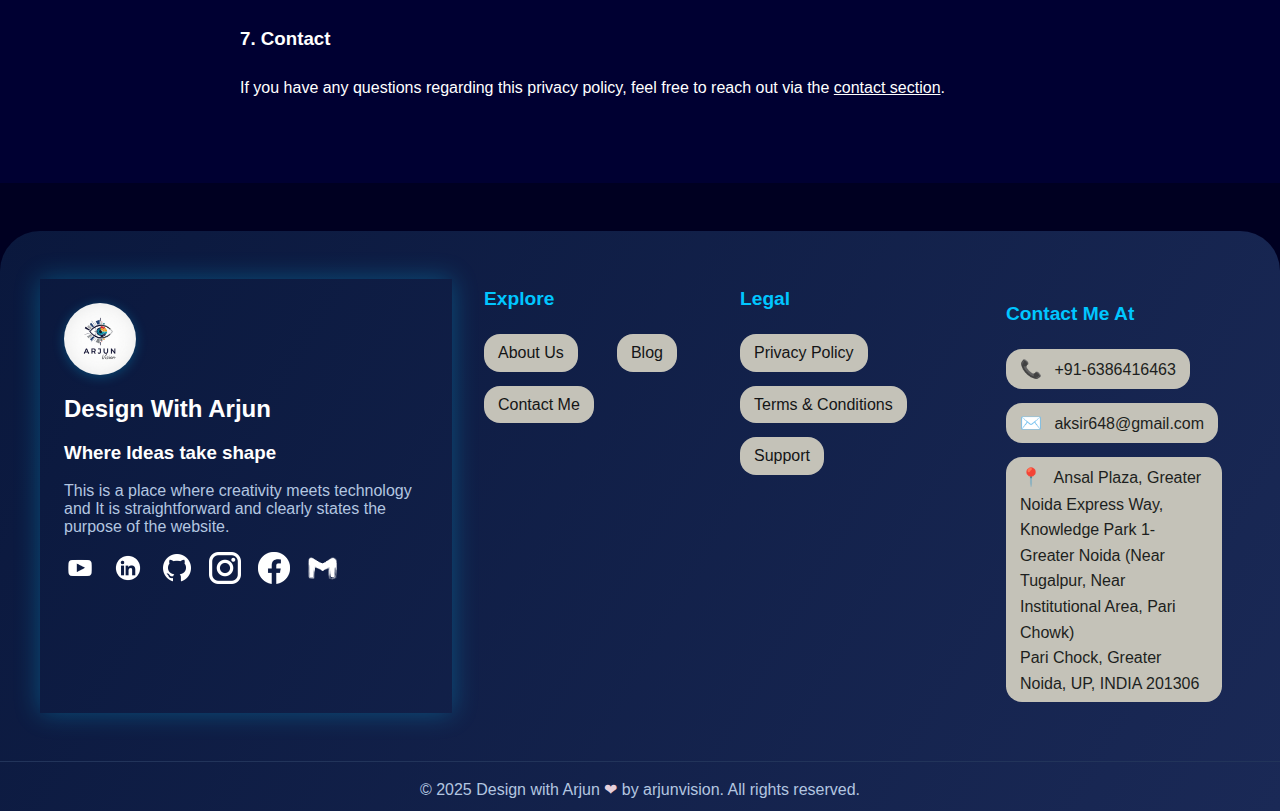
<file: privacy.html>
<!DOCTYPE html>
<html lang="en">
<head>
  <meta charset="UTF-8">
  <meta http-equiv="X-UA-Compatible" content="IE=edge">
  <meta name="viewport" content="width=device-width, initial-scale=1.0">
  <title>Arjun Developer Portfolio</title>
    <link rel="stylesheet" href="style.css">

  <header class="hero-header">
    <nav class="main-nav">
      <button class="hamburger" id="hamburger-btn" aria-label="Open Menu">
        <span></span>
        <span></span>
        <span></span>
      </button>
      <a href ="new.html"><img src="logo.jpg" alt="Logo" class="footer-logo"></a>
      <span class="logo">Arjun's Port<span class="accent">folio</span></span>
      <ul>
        <li><a href="new.html">Home</a></li>
        <li><a href="#about">About Me</a></li>
        <li><a href="#skills">Skills</a></li>
        <li><a href="#projects">Projects</a></li>
        <li><a href="#contact">Contact Me</a></li>
      </ul>
      <div class="nav-actions">
        <button class="theme-switcher" onclick="toggleTheme()" title="Toggle Theme">🌙</button>
        <a href="Arjun_Resume.pdf" class="download-cv" download>Download Resume <span>⬇️</span></a>
      </div>
    </nav>
    
       
  </header>

    <section class="privacy-policy-section" id="privacy-policy">
  <div class="container">
    <h2>Privacy Policy</h2>
    <p>Last updated: July 21, 2025</p>

    <p>
      This website is operated by Arjun Kumar ("me"). I value your privacy and am committed to protecting any personal information you share through this site.
    </p>

    <h3>1. Information I Collect</h3>
    <p>
      This website does not collect personal information directly. However, third-party services like contact forms or analytics tools may collect data such as:
    </p>
    <ul>
      <li>Your name and email address (via contact forms)</li>
      <li>Browser type and version</li>
      <li>Pages visited and time spent</li>
      <li>Device and location (approximate)</li>
    </ul>

    <h3>2. How I Use Your Information</h3>
    <p>
      Information collected is used for the following purposes:
    </p>
    <ul>
      <li>To respond to inquiries or messages</li>
      <li>To improve website performance and user experience</li>
      <li>To understand how visitors interact with the content</li>
    </ul>

    <h3>3. Third-Party Services</h3>
    <p>
      This website may use third-party services such as Google Analytics or embedded content (e.g., GitHub, YouTube). These platforms may collect their own data under their respective privacy policies.
    </p>

    <h3>4. Cookies</h3>
    <p>
      Cookies may be used to enhance user experience. You can disable cookies through your browser settings if preferred.
    </p>

    <h3>5. Your Rights</h3>
    <p>
      You may request access to, or deletion of, your personal data if collected. Please contact me via the email provided on the contact page for any such requests.
    </p>

    <h3>6. Updates to This Policy</h3>
    <p>
      This policy may be updated occasionally. The "last updated" date at the top reflects the most recent changes.
    </p>
    <p>
      By using this website, you consent to the collection and use of your information as described in this privacy policy.
    </p>



    <h3>7. Contact</h3>
    <p>
      If you have any questions regarding this privacy policy, feel free to reach out via the <a href="contact.html">contact section</a>.
    </p>
  </div>
</section>


  <footer class="animated-footer">
    <div class="footer-container">
      <div class="footer-brand">
        <a href ="new.html"><img src="logo.jpg" alt="Logo" class="footer-logo"></a>
        <h2>Design With Arjun</h2>
        <h3>Where Ideas take shape</h3>
        <p>
          This is a place where creativity meets technology and It is straightforward and clearly states the purpose of the website.
        </p>
        <div class="footer-social">
          <a href="https://youtube.com/@creationhub54?si=_kK4FjZmNTvLzd72"><img src="yt1.png" alt="YouTube"></a>
          <a href="https://www.linkedin.com/in/arjun-kumar59264/"><img src="link.png" alt="LinkedIn"></a>
          <a href="https://github.com/prajju149"><img src="github-65-512.png" alt="GitHub"></a>
          <a href="https://www.instagram.com/arjun_m0368?igsh=eGE3YWM2Z3g4OHN1"><img src="instagram.png" alt="Instagram"></a>
          <a href="https://www.facebook.com/share/16t6ktBwCM/"><img src="fb.png" alt="Facebook"></a>
          <a href="mailto:aksir648@gmail.com"><img src="mail.png" alt="Email"></a>
        </div>
      </div>
      <div class="footer-links">
        <h3>Explore</h3>
        <ul>
          <li><a href="#about">About Us</a></li>
          &nbsp;
          &nbsp;&nbsp;&nbsp;
          <li><a href="https://youtube.com/@creationhub54?si=_kK4FjZmNTvLzd72">Blog</a></li> &nbsp;
          <li><a href="#contact">Contact Me</a></li>
        </ul>
      </div>
      <div class="footer-links">
        <h3>Legal</h3>
        <ul>
          <li><a href="#">Privacy Policy</a></li>
          <li><a href="#">Terms & Conditions</a></li> &nbsp;
          <li><a href="#contact">Support</a></li>
        </ul>
      </div>
      <div class="footer-contact">
        <h3>Contact Me At</h3>
        <ul>
          <li><a href="tel:+916386416463"><span class="footer-icon">📞</span> +91-6386416463</a></li>
          <li><a href="mailto:aksir648@gmail.com"><span class="footer-icon">✉️</span> aksir648@gmail.com</a></li>
          <li><a href=""><span class="footer-icon">📍</span>
            Ansal Plaza, Greater Noida Express Way, Knowledge Park 1-Greater Noida (Near Tugalpur, Near Institutional Area, Pari Chowk)<br>
            Pari Chock, Greater Noida, UP, INDIA 201306
          </a></li>
        </ul>
      </div>
    </div>
    <div class="footer-bottom">
      <span>&copy; 2025 Design with Arjun <span class="footer-heart">❤</span> by arjunvision. All rights reserved.</span>
    </div>
  </footer>

<script src="script.js"></script>

</body>
</html>
</file>
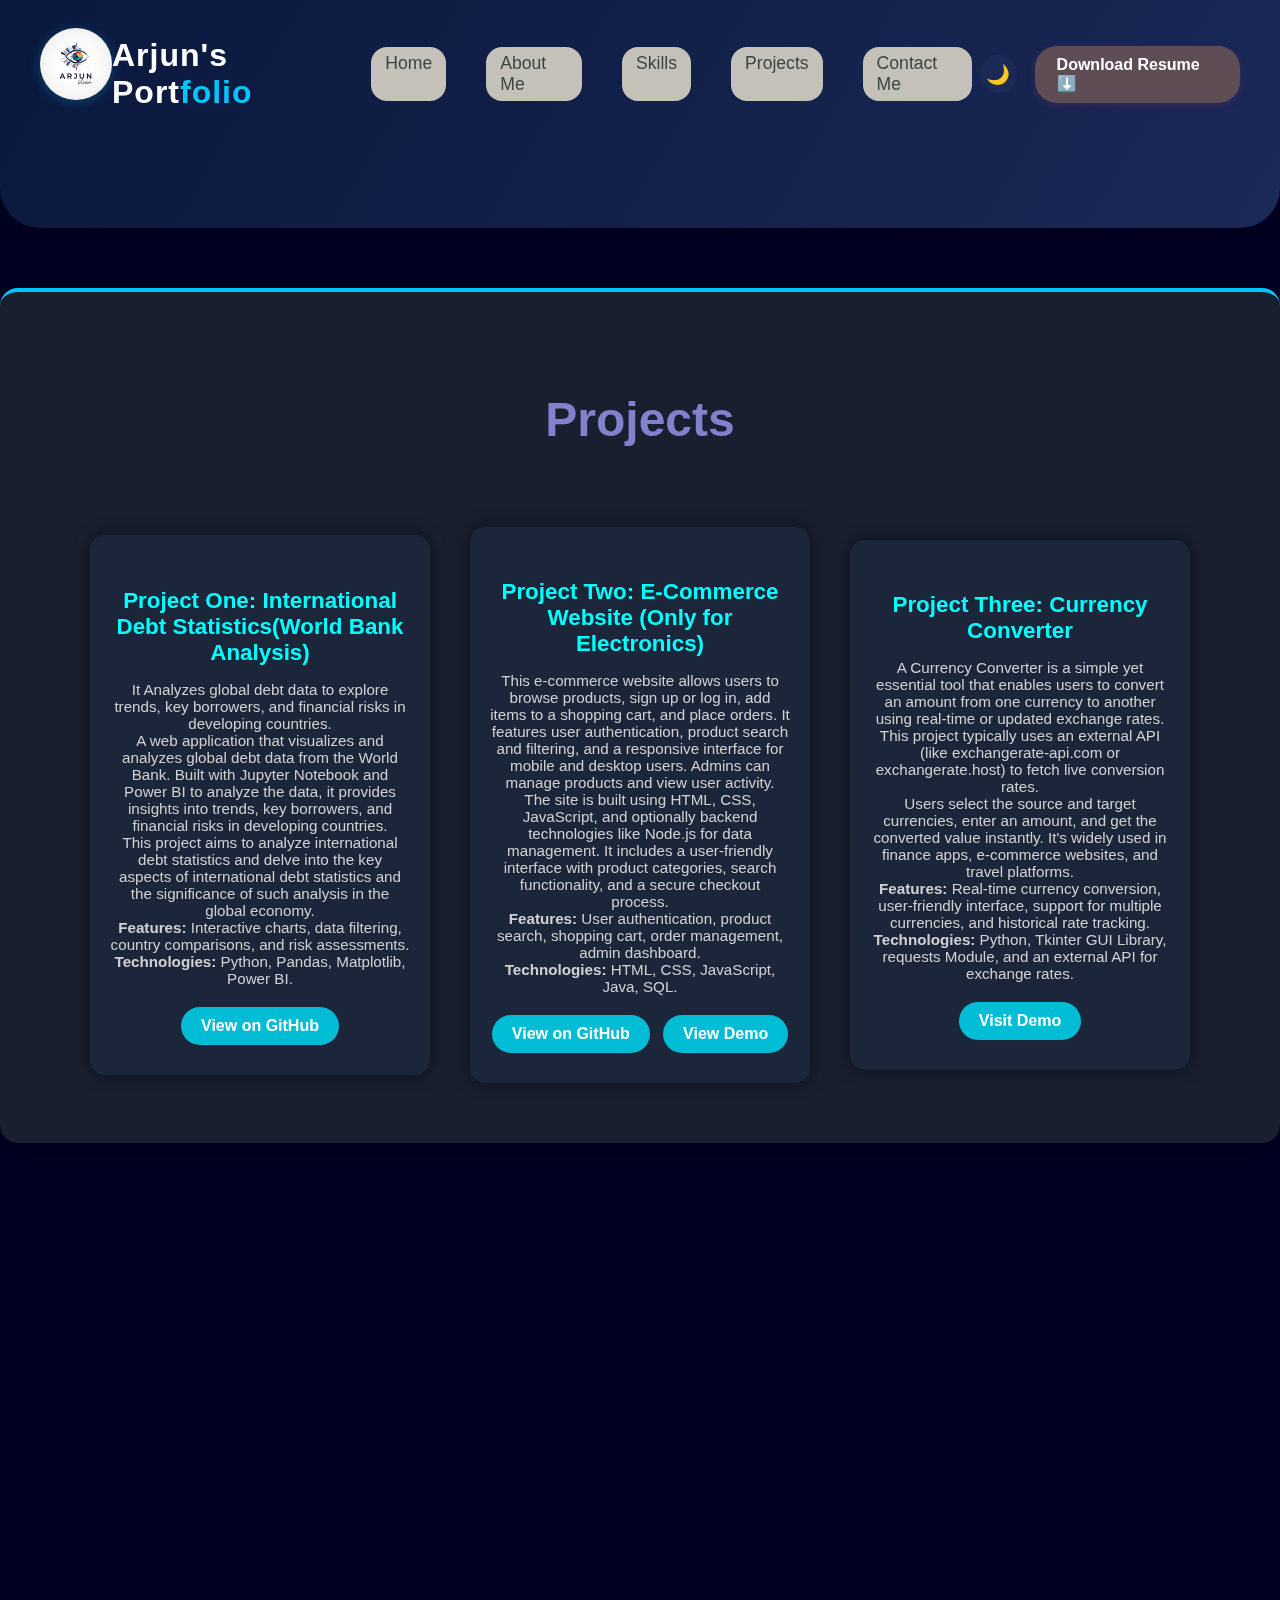
<file: project.html>
<!DOCTYPE html>
<html lang="en">
<head>
  <meta charset="UTF-8">
  <meta http-equiv="X-UA-Compatible" content="IE=edge">
  <meta name="viewport" content="width=device-width, initial-scale=1.0">
  <title>Arjun Developer Portfolio</title>
    <link rel="stylesheet" href="style.css">
     <link rel="preconnect" href="https://fonts.googleapis.com">
  <!-- AOS Library CSS -->
<link href="https://cdn.jsdelivr.net/npm/aos@2.3.4/dist/aos.css" rel="stylesheet">


  <header class="hero-header" data-aos="fade-down">
  <div class="top-slide-banner"></div>

  <!-- Navigation -->
  <nav class="main-nav" data-aos="fade-down" data-aos-delay="100">
    <button class="hamburger" id="hamburger-btn" aria-label="Open Menu">
      <span></span>
      <span></span>
      <span></span>
    </button>
    <a href="index.html"><img src="logo.jpg" alt="Logo" class="footer-logo"></a>
    <span class="logo">Arjun's Port<span class="accent">folio</span></span>
    <ul>
      <li><a href="index.html">Home</a></li>
      <li><a href="about.html">About Me</a></li>
      <li><a href="skills.html">Skills</a></li>
      <li><a href="project.html">Projects</a></li>
      <li><a href="contact.html">Contact Me</a></li>
    </ul>
    <div class="nav-actions">
      <button class="theme-switcher" onclick="toggleTheme()" title="Toggle Theme">🌙</button>
      <a href="Arjun_Resume.pdf" class="download-cv" download>Download Resume <span>⬇️</span></a>
    </div>
  </nav>
    
       
  </header>

 <section id="projects">
    <h2 data-aos="fade-right" data-aos-delay="650">Projects</h2>
    <div class="project-card" data-aos="fade-up" data-aos-delay="650">
      <h3>Project One: International Debt Statistics(World Bank Analysis)</h3>
      <p>
        It Analyzes global debt data to explore trends, key borrowers, and financial risks in developing countries.<br>
        A web application that visualizes and analyzes global debt data from the World Bank. Built with Jupyter Notebook and Power BI to analyze the data, it provides insights into trends, key borrowers, and financial risks in developing countries.<br>
        This project aims to analyze international debt statistics and delve into the key aspects of international debt statistics and the significance of such analysis in the global economy.<br>
        <strong>Features:</strong> Interactive charts, data filtering, country comparisons, and risk assessments.<br>
        <strong>Technologies:</strong> Python, Pandas, Matplotlib, Power BI.
      </p>
      <a href="https://github.com/prajju149/International-Debt-Statistics" class="project-link">View on GitHub</a>
    </div>
    <div class="project-card" data-aos="zoom-in" data-aos-delay="650">
      <h3>Project Two: E-Commerce Website (Only for Electronics)</h3>
      <p>
        This e-commerce website allows users to browse products, sign up or log in, add items to a shopping cart, and place orders. It features user authentication, product search and filtering, and a responsive interface for mobile and desktop users. Admins can manage products and view user activity.<br>
        The site is built using HTML, CSS, JavaScript, and optionally backend technologies like Node.js for data management. It includes a user-friendly interface with product categories, search functionality, and a secure checkout process.<br>
        <strong>Features:</strong> User authentication, product search, shopping cart, order management, admin dashboard.<br>
        <strong>Technologies:</strong> HTML, CSS, JavaScript, Java, SQL.
      </p>
      <a href="https://github.com/prajju149/E-Commerce-Website" class="project-link">View on GitHub</a>
      &nbsp;
      <a href="https://drive.google.com/file/d/1yCp8H91lzxVT40RDawl953VJtx6Gq0rI/view?usp=sharing" class="project-link">View Demo</a>
    </div>
    <div class="project-card" data-aos="fade-up" data-aos-delay="650">
      <h3>Project Three: Currency Converter</h3>
      <p>
        A Currency Converter is a simple yet essential tool that enables users to convert an amount from one currency to another using real-time or updated exchange rates.<br>
        This project typically uses an external API (like exchangerate-api.com or exchangerate.host) to fetch live conversion rates.<br>
        Users select the source and target currencies, enter an amount, and get the converted value instantly. It's widely used in finance apps, e-commerce websites, and travel platforms.<br>
        <strong>Features:</strong> Real-time currency conversion, user-friendly interface, support for multiple currencies, and historical rate tracking.<br>
        <strong>Technologies:</strong> Python, Tkinter GUI Library, requests Module, and an external API for exchange rates.
      </p>
      <a href="https://drive.google.com/file/d/194SX2HSzkrRIt39fB2cyfciQHRpQMG2u/view?usp=sharing" class="project-link">Visit Demo</a>
    </div>
  </section>



  <footer class="animated-footer" data-aos="fade-up">
  <div class="footer-container">

    <!-- Brand Section -->
    <div class="footer-brand" data-aos="fade-right" data-aos-delay="100">
      <a href="index.html"><img src="logo.jpg" alt="Logo" class="footer-logo"></a>
      <h2>Design With Arjun</h2>
      <h3>Where Ideas take shape</h3>
      <p>
        This is a place where creativity meets technology and It is straightforward and clearly states the purpose of the website.
      </p>
      <div class="footer-social" data-aos="zoom-in" data-aos-delay="200">
        <a href="https://youtube.com/@creationhub54?si=_kK4FjZmNTvLzd72"><img src="yt1.png" alt="YouTube"></a>
        <a href="https://www.linkedin.com/in/arjun-kumar59264/"><img src="link.png" alt="LinkedIn"></a>
        <a href="https://github.com/prajju149"><img src="github-65-512.png" alt="GitHub"></a>
        <a href="https://www.instagram.com/arjun_m0368?igsh=eGE3YWM2Z3g4OHN1"><img src="instagram.png" alt="Instagram"></a>
        <a href="https://www.facebook.com/share/16t6ktBwCM/"><img src="fb.png" alt="Facebook"></a>
        <a href="mailto:aksir648@gmail.com"><img src="mail.png" alt="Email"></a>
      </div>
    </div>

    <!-- Explore Links -->
    <div class="footer-links" data-aos="fade-up" data-aos-delay="200">
      <h3>Explore</h3>
      <ul>
        <li><a href="about.html">About Us</a></li>
        <li><a href="https://youtube.com/@creationhub54?si=_kK4FjZmNTvLzd72">Blog</a></li>
        <li><a href="contact.html">Contact Me</a></li>
      </ul>
    </div>

    <!-- Legal Links -->
    <div class="footer-links" data-aos="fade-up" data-aos-delay="250">
      <h3>Legal</h3>
      <ul>
        <li><a href="privacy.html">Privacy Policy</a></li>
        <li><a href="t&c.html">Terms & Conditions</a></li>
        <li><a href="contact.html">Support</a></li>
      </ul>
    </div>

    <!-- Contact Info -->
    <div class="footer-contact" data-aos="fade-left" data-aos-delay="300">
      <h3>Contact Me At</h3>
      <ul>
        <li><a href="tel:+916386416463">📞 +91-6386416463</a></li>
        <li><a href="mailto:aksir648@gmail.com">✉️ aksir648@gmail.com</a></li>
        <li>
          <a href="https://www.google.com/maps/place/LB-01+,Basement+-1,+ANSAL+PLAZA+MALL+SHOPPING+COMPLEX,+Amit+Nagar,+Sadarpur,+Greater+Noida,+Uttar+Pradesh+201310/@28.4641428,77.506755,350m">
            📍 Ansal Plaza, Greater Noida Express Way, Knowledge Park 1-Greater Noida (Near Tugalpur, Near Institutional Area, Pari Chowk)
            <br>Pari Chock, Greater Noida, UP, INDIA 201306
          </a>
        </li>
      </ul>
    </div>
  </div>

  <!-- Subscribe Section -->
  <div class="subscribe-section" data-aos="zoom-in-up" data-aos-delay="350">
    <h3 class="subscribe-heading">Subscribe for Updates</h3>
    <form action="https://formspree.io/f/xldljojn" method="POST" class="subscribe-form" id="subscribeForm">
      <label>
        Your email:
        <input type="email" name="email" required>
      </label>
      <label>
        Your message:
        <textarea name="message" required></textarea>
      </label>
      <button type="submit">Send</button>
    </form>
  </div>

  <!-- Bottom Footer -->
  <div class="footer-bottom" data-aos="fade-in" data-aos-delay="500">
    <span>&copy; 2025 Design with Arjun <span class="footer-heart">❤</span> by arjunvision. All rights reserved.</span>
  </div>
</footer>

  <div class="back-to-top" id="backToTop"> <i class="fa fa-arrow-up"></i>
  <script src="https://cdn.jsdelivr.net/npm/aos@2.3.4/dist/aos.js"></script>
  <script>
    AOS.init();
  </script>
  <link rel="stylesheet" href="https://cdn.jsdelivr.net/npm/aos@2.3.4/dist/aos.css" />

</body>
</html>
</file>
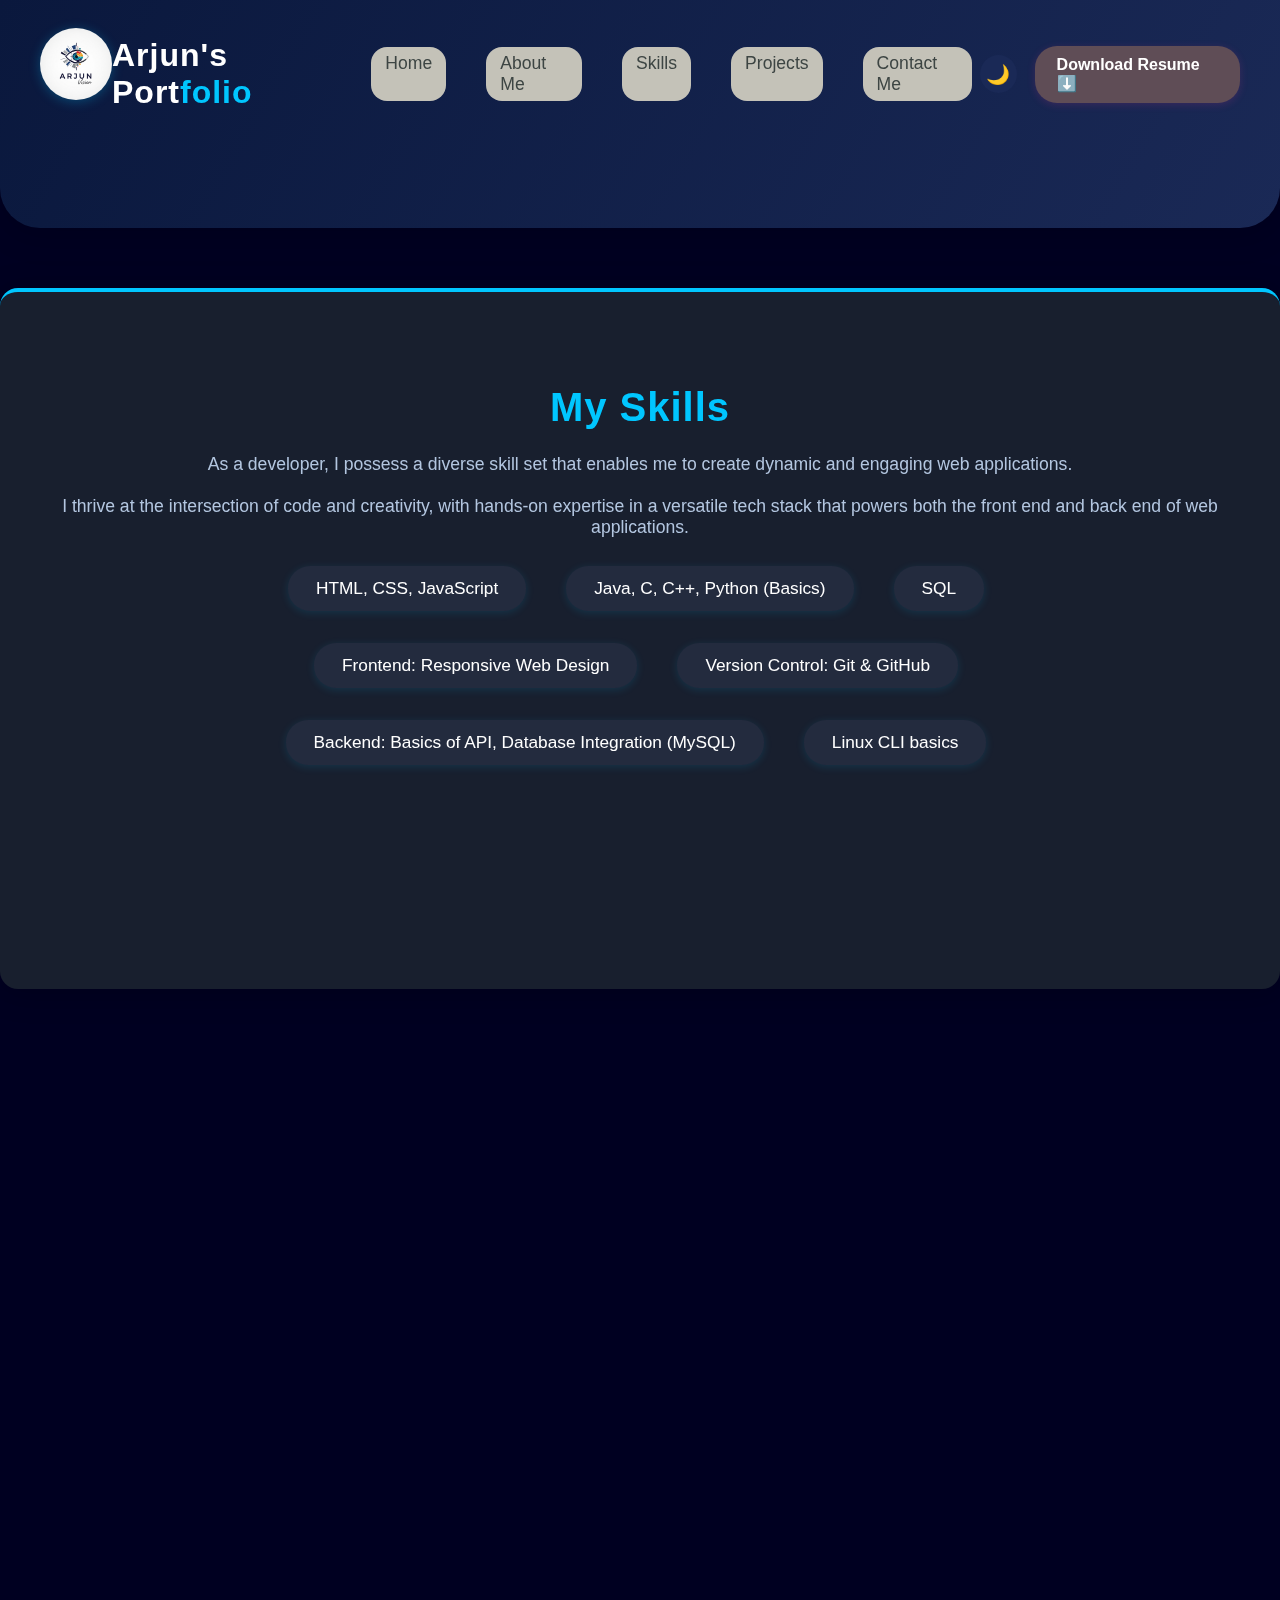
<file: skills.html>
<!DOCTYPE html>
<html lang="en">
<head>
  <meta charset="UTF-8">
  <meta http-equiv="X-UA-Compatible" content="IE=edge">
  <meta name="viewport" content="width=device-width, initial-scale=1.0">
  <title>Arjun Developer Portfolio</title>
    <link rel="stylesheet" href="style.css">
     <link rel="preconnect" href="https://fonts.googleapis.com">
  <!-- AOS Library CSS -->
<link href="https://cdn.jsdelivr.net/npm/aos@2.3.4/dist/aos.css" rel="stylesheet">


  <header class="hero-header" data-aos="fade-down">
  <div class="top-slide-banner"></div>

  <!-- Navigation -->
  <nav class="main-nav" data-aos="fade-down" data-aos-delay="100">
    <button class="hamburger" id="hamburger-btn" aria-label="Open Menu">
      <span></span>
      <span></span>
      <span></span>
    </button>
    <a href="index.html"><img src="logo.jpg" alt="Logo" class="footer-logo"></a>
    <span class="logo">Arjun's Port<span class="accent">folio</span></span>
    <ul>
      <li><a href="index.html">Home</a></li>
      <li><a href="about.html">About Me</a></li>
      <li><a href="skills.html">Skills</a></li>
      <li><a href="project.html">Projects</a></li>
      <li><a href="contact.html">Contact Me</a></li>
    </ul>
    <div class="nav-actions">
      <button class="theme-switcher" onclick="toggleTheme()" title="Toggle Theme">🌙</button>
      <a href="Arjun_Resume.pdf" class="download-cv" download>Download Resume <span>⬇️</span></a>
    </div>
  </nav>
    
       
  </header>

<section id="skills" data-aos="fade-up">
  <h2 data-aos="zoom-in"><span>My</span> Skills</h2>
  <p data-aos="fade-right" data-aos-delay="100">
    As a developer, I possess a diverse skill set that enables me to create dynamic and engaging web applications.
    <br><br>
    I thrive at the intersection of code and creativity, with hands-on expertise in a versatile tech stack that powers both the front end and back end of web applications.
  </p>
  <ul>
    <li data-aos="fade-left" data-aos-delay="100">HTML, CSS, JavaScript</li>
    <li data-aos="fade-left" data-aos-delay="150">Java, C, C++, Python (Basics)</li>
    <li data-aos="fade-left" data-aos-delay="200">SQL</li>
    <li data-aos="fade-left" data-aos-delay="250">Frontend: Responsive Web Design</li>
    <li data-aos="fade-left" data-aos-delay="300">Version Control: Git & GitHub</li>
    <li data-aos="fade-left" data-aos-delay="350">Backend: Basics of API, Database Integration (MySQL)</li>
    <li data-aos="fade-left" data-aos-delay="400">Linux CLI basics</li>
    <li data-aos="fade-left" data-aos-delay="450">Tools: Visual Studio Code, IntelliJ</li>
    <li data-aos="fade-left" data-aos-delay="500">Other Skills: Problem Solving, Debugging, DSA, OOP Concepts (Basic)</li>
  </ul>
</section>



  <footer class="animated-footer" data-aos="fade-up">
  <div class="footer-container">

    <!-- Brand Section -->
    <div class="footer-brand" data-aos="fade-right" data-aos-delay="100">
      <a href="index.html"><img src="logo.jpg" alt="Logo" class="footer-logo"></a>
      <h2>Design With Arjun</h2>
      <h3>Where Ideas take shape</h3>
      <p>
        This is a place where creativity meets technology and It is straightforward and clearly states the purpose of the website.
      </p>
      <div class="footer-social" data-aos="zoom-in" data-aos-delay="200">
        <a href="https://youtube.com/@creationhub54?si=_kK4FjZmNTvLzd72"><img src="yt1.png" alt="YouTube"></a>
        <a href="https://www.linkedin.com/in/arjun-kumar59264/"><img src="link.png" alt="LinkedIn"></a>
        <a href="https://github.com/prajju149"><img src="github-65-512.png" alt="GitHub"></a>
        <a href="https://www.instagram.com/arjun_m0368?igsh=eGE3YWM2Z3g4OHN1"><img src="instagram.png" alt="Instagram"></a>
        <a href="https://www.facebook.com/share/16t6ktBwCM/"><img src="fb.png" alt="Facebook"></a>
        <a href="mailto:aksir648@gmail.com"><img src="mail.png" alt="Email"></a>
      </div>
    </div>

    <!-- Explore Links -->
    <div class="footer-links" data-aos="fade-up" data-aos-delay="200">
      <h3>Explore</h3>
      <ul>
        <li><a href="about.html">About Us</a></li>
        <li><a href="https://youtube.com/@creationhub54?si=_kK4FjZmNTvLzd72">Blog</a></li>
        <li><a href="contact.html">Contact Me</a></li>
      </ul>
    </div>

    <!-- Legal Links -->
    <div class="footer-links" data-aos="fade-up" data-aos-delay="250">
      <h3>Legal</h3>
      <ul>
        <li><a href="privacy.html">Privacy Policy</a></li>
        <li><a href="t&c.html">Terms & Conditions</a></li>
        <li><a href="contact.html">Support</a></li>
      </ul>
    </div>

    <!-- Contact Info -->
    <div class="footer-contact" data-aos="fade-left" data-aos-delay="300">
      <h3>Contact Me At</h3>
      <ul>
        <li><a href="tel:+916386416463">📞 +91-6386416463</a></li>
        <li><a href="mailto:aksir648@gmail.com">✉️ aksir648@gmail.com</a></li>
        <li>
          <a href="https://www.google.com/maps/place/LB-01+,Basement+-1,+ANSAL+PLAZA+MALL+SHOPPING+COMPLEX,+Amit+Nagar,+Sadarpur,+Greater+Noida,+Uttar+Pradesh+201310/@28.4641428,77.506755,350m">
            📍 Ansal Plaza, Greater Noida Express Way, Knowledge Park 1-Greater Noida (Near Tugalpur, Near Institutional Area, Pari Chowk)
            <br>Pari Chock, Greater Noida, UP, INDIA 201306
          </a>
        </li>
      </ul>
    </div>
  </div>

  <!-- Subscribe Section -->
  <div class="subscribe-section" data-aos="zoom-in-up" data-aos-delay="350">
    <h3 class="subscribe-heading">Subscribe for Updates</h3>
    <form action="https://formspree.io/f/xldljojn" method="POST" class="subscribe-form" id="subscribeForm">
      <label>
        Your email:
        <input type="email" name="email" required>
      </label>
      <label>
        Your message:
        <textarea name="message" required></textarea>
      </label>
      <button type="submit">Send</button>
    </form>
  </div>

  <!-- Bottom Footer -->
  <div class="footer-bottom" data-aos="fade-in" data-aos-delay="500">
    <span>&copy; 2025 Design with Arjun <span class="footer-heart">❤</span> by arjunvision. All rights reserved.</span>
  </div>
</footer>

  <div class="back-to-top" id="backToTop"> <i class="fa fa-arrow-up"></i>
  <script src="https://cdn.jsdelivr.net/npm/aos@2.3.4/dist/aos.js"></script>
  <script>
    AOS.init();
  </script>
  <link rel="stylesheet" href="https://cdn.jsdelivr.net/npm/aos@2.3.4/dist/aos.css" />

</body>
</html>
</file>
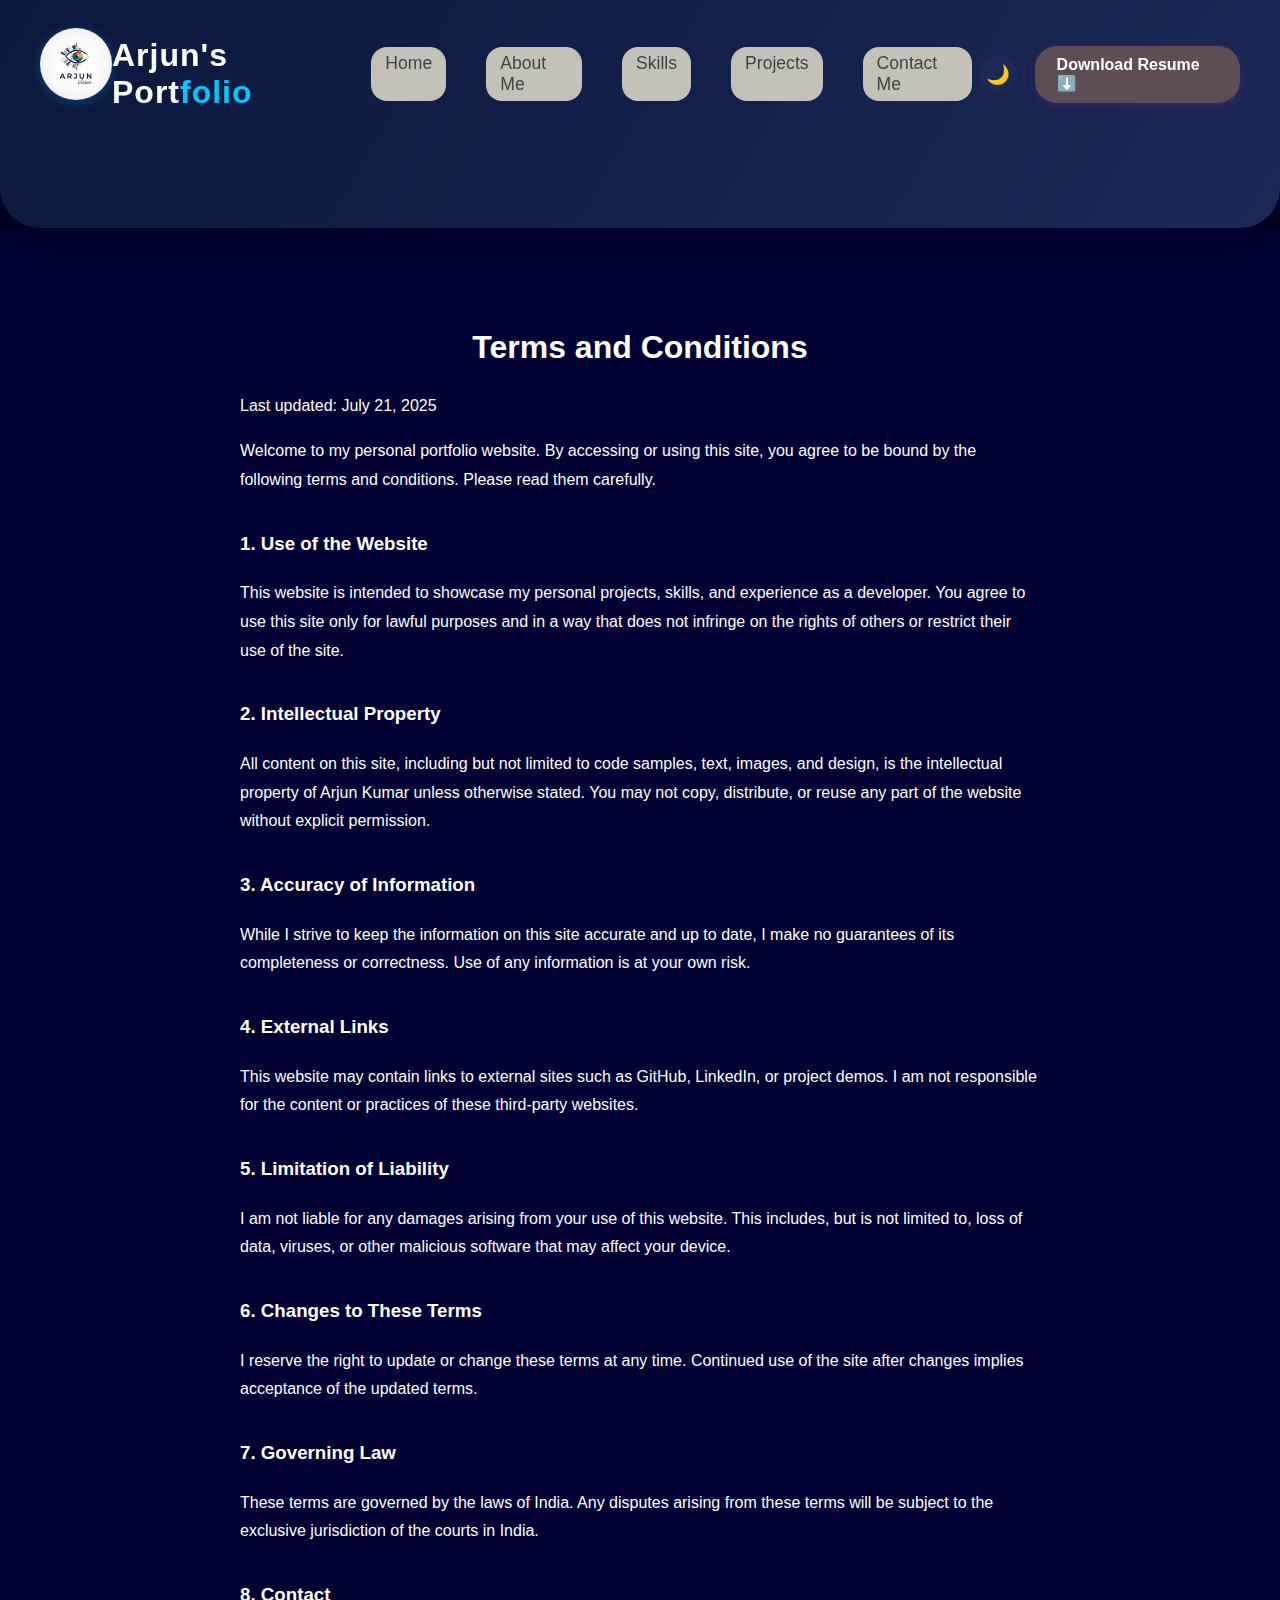
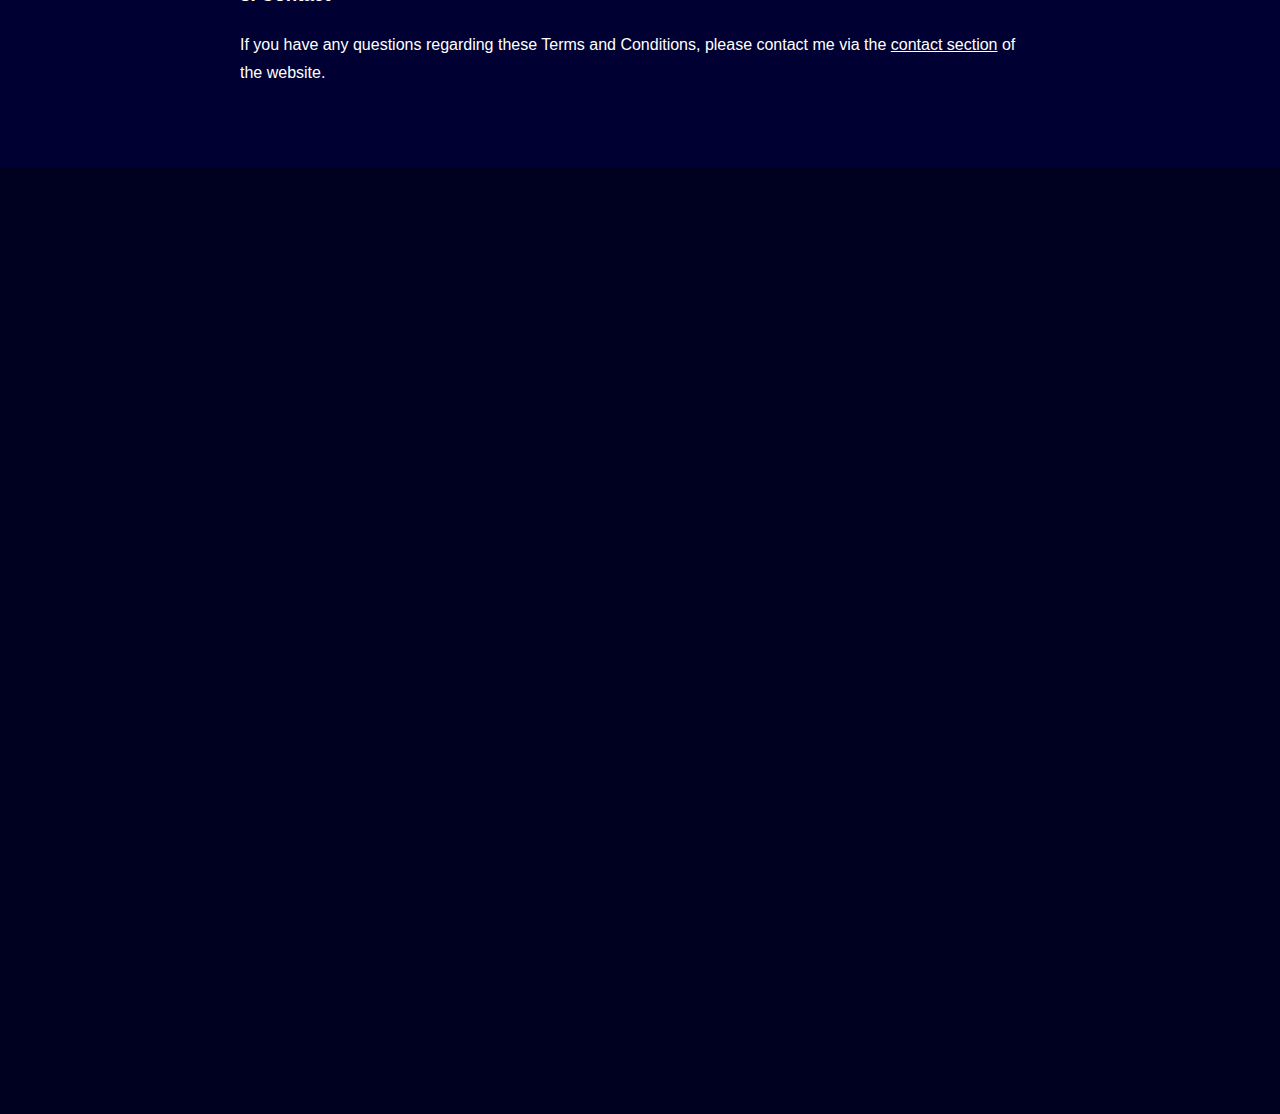
<file: t&c.html>
<!DOCTYPE html>
<html lang="en">
<head>
  <meta charset="UTF-8">
  <meta http-equiv="X-UA-Compatible" content="IE=edge">
  <meta name="viewport" content="width=device-width, initial-scale=1.0">
  <title>Arjun Developer Portfolio</title>
    <link rel="stylesheet" href="style.css">
     <link rel="preconnect" href="https://fonts.googleapis.com">
  <!-- AOS Library CSS -->
<link href="https://cdn.jsdelivr.net/npm/aos@2.3.4/dist/aos.css" rel="stylesheet">


 <header class="hero-header" data-aos="fade-down">
  <div class="top-slide-banner"></div>

  <!-- Navigation -->
  <nav class="main-nav" data-aos="fade-down" data-aos-delay="100">
    <button class="hamburger" id="hamburger-btn" aria-label="Open Menu">
      <span></span>
      <span></span>
      <span></span>
    </button>
    <a href="index.html"><img src="logo.jpg" alt="Logo" class="footer-logo"></a>
    <span class="logo">Arjun's Port<span class="accent">folio</span></span>
    <ul>
      <li><a href="index.html">Home</a></li>
      <li><a href="about.html">About Me</a></li>
      <li><a href="skills.html">Skills</a></li>
      <li><a href="project.html">Projects</a></li>
      <li><a href="contact.html">Contact Me</a></li>
    </ul>
    <div class="nav-actions">
      <button class="theme-switcher" onclick="toggleTheme()" title="Toggle Theme">🌙</button>
      <a href="Arjun_Resume.pdf" class="download-cv" download>Download Resume <span>⬇️</span></a>
    </div>
  </nav>
       
  </header>
<section class="terms-section" id="terms">
  <div class="container">
    <h2>Terms and Conditions</h2>
    <p>Last updated: July 21, 2025</p>

    <p>
      Welcome to my personal portfolio website. By accessing or using this site, you agree to be bound by the following terms and conditions. Please read them carefully.
    </p>

    <h3>1. Use of the Website</h3>
    <p>
      This website is intended to showcase my personal projects, skills, and experience as a developer. You agree to use this site only for lawful purposes and in a way that does not infringe on the rights of others or restrict their use of the site.
    </p>

    <h3>2. Intellectual Property</h3>
    <p>
      All content on this site, including but not limited to code samples, text, images, and design, is the intellectual property of Arjun Kumar unless otherwise stated. You may not copy, distribute, or reuse any part of the website without explicit permission.
    </p>

    <h3>3. Accuracy of Information</h3>
    <p>
      While I strive to keep the information on this site accurate and up to date, I make no guarantees of its completeness or correctness. Use of any information is at your own risk.
    </p>

    <h3>4. External Links</h3>
    <p>
      This website may contain links to external sites such as GitHub, LinkedIn, or project demos. I am not responsible for the content or practices of these third-party websites.
    </p>

    <h3>5. Limitation of Liability</h3>
    <p>
      I am not liable for any damages arising from your use of this website. This includes, but is not limited to, loss of data, viruses, or other malicious software that may affect your device.
    </p>

    <h3>6. Changes to These Terms</h3>
    <p>
      I reserve the right to update or change these terms at any time. Continued use of the site after changes implies acceptance of the updated terms.
    </p>

    <h3>7. Governing Law</h3>
    <p>
      These terms are governed by the laws of India. Any disputes arising from these terms will be subject to the exclusive jurisdiction of the courts in India.
    </p>


    <h3>8. Contact</h3>
    <p>
      If you have any questions regarding these Terms and Conditions, please contact me via the <a href="contact.html">contact section</a> of the website.
    </p>
  </div>
</section>

 <footer class="animated-footer" data-aos="fade-up">
  <div class="footer-container">

    <!-- Brand Section -->
    <div class="footer-brand" data-aos="fade-right" data-aos-delay="100">
      <a href="index.html"><img src="logo.jpg" alt="Logo" class="footer-logo"></a>
      <h2>Design With Arjun</h2>
      <h3>Where Ideas take shape</h3>
      <p>
        This is a place where creativity meets technology and It is straightforward and clearly states the purpose of the website.
      </p>
      <div class="footer-social" data-aos="zoom-in" data-aos-delay="200">
        <a href="https://youtube.com/@creationhub54?si=_kK4FjZmNTvLzd72"><img src="yt1.png" alt="YouTube"></a>
        <a href="https://www.linkedin.com/in/arjun-kumar59264/"><img src="link.png" alt="LinkedIn"></a>
        <a href="https://github.com/prajju149"><img src="github-65-512.png" alt="GitHub"></a>
        <a href="https://www.instagram.com/arjun_m0368?igsh=eGE3YWM2Z3g4OHN1"><img src="instagram.png" alt="Instagram"></a>
        <a href="https://www.facebook.com/share/16t6ktBwCM/"><img src="fb.png" alt="Facebook"></a>
        <a href="mailto:aksir648@gmail.com"><img src="mail.png" alt="Email"></a>
      </div>
    </div>

    <!-- Explore Links -->
    <div class="footer-links" data-aos="fade-up" data-aos-delay="200">
      <h3>Explore</h3>
      <ul>
        <li><a href="about.html">About Us</a></li>
        <li><a href="https://youtube.com/@creationhub54?si=_kK4FjZmNTvLzd72">Blog</a></li>
        <li><a href="contact.html">Contact Me</a></li>
      </ul>
    </div>

    <!-- Legal Links -->
    <div class="footer-links" data-aos="fade-up" data-aos-delay="250">
      <h3>Legal</h3>
      <ul>
        <li><a href="privacy.html">Privacy Policy</a></li>
        <li><a href="t&c.html">Terms & Conditions</a></li>
        <li><a href="contact.html">Support</a></li>
      </ul>
    </div>

    <!-- Contact Info -->
    <div class="footer-contact" data-aos="fade-left" data-aos-delay="300">
      <h3>Contact Me At</h3>
      <ul>
        <li><a href="tel:+916386416463">📞 +91-6386416463</a></li>
        <li><a href="mailto:aksir648@gmail.com">✉️ aksir648@gmail.com</a></li>
        <li>
          <a href="https://www.google.com/maps/place/LB-01+,Basement+-1,+ANSAL+PLAZA+MALL+SHOPPING+COMPLEX,+Amit+Nagar,+Sadarpur,+Greater+Noida,+Uttar+Pradesh+201310/@28.4641428,77.506755,350m">
            📍 Ansal Plaza, Greater Noida Express Way, Knowledge Park 1-Greater Noida (Near Tugalpur, Near Institutional Area, Pari Chowk)
            <br>Pari Chock, Greater Noida, UP, INDIA 201306
          </a>
        </li>
      </ul>
    </div>
  </div>

  <!-- Subscribe Section -->
  <div class="subscribe-section" data-aos="zoom-in-up" data-aos-delay="350">
    <h3 class="subscribe-heading">Subscribe for Updates</h3>
    <form action="https://formspree.io/f/xldljojn" method="POST" class="subscribe-form" id="subscribeForm">
      <label>
        Your email:
        <input type="email" name="email" required>
      </label>
      <label>
        Your message:
        <textarea name="message" required></textarea>
      </label>
      <button type="submit">Send</button>
    </form>
  </div>

  <!-- Bottom Footer -->
  <div class="footer-bottom">
    <span>&copy; 2025 Design with Arjun <span class="footer-heart">❤</span> by arjunvision. All rights reserved.</span>
  </div>
</footer>

  <div class="back-to-top" id="backToTop"> <i class="fa fa-arrow-up"></i>
  <script src="https://cdn.jsdelivr.net/npm/aos@2.3.4/dist/aos.js"></script>
  <script>
    AOS.init();
  </script>
  <link rel="stylesheet" href="https://cdn.jsdelivr.net/npm/aos@2.3.4/dist/aos.css" />

</body>
</html>
</file>
<file: style.css>
:root {
      --primary-bg: rgb(0, 0, 33);
      --secondary-bg: rgb(0, 0, 50);
      --text-color: white;
      --accent: #00c6ff;
    }
    body.light-theme {
      --primary-bg: #f5f5f5;
      --secondary-bg: #fff;
      --text-color: #222;
      --accent: #0077ff;
    }
    body {
      background-color: var(--primary-bg);
      color: var(--text-color);
      transition: background 0.5s, color 0.5s;
      margin: 0;
      font-family: 'Segoe UI', Arial, sans-serif;
    }
    header, section, footer {
      background-color: var(--secondary-bg);
      transition: background 0.6s;
      
    }
    a {
      color: var(--accent);
      transition: color 0.3s;
    }
    /* Header/Hero */
    .hero-header {
      background: linear-gradient(120deg, #0a183d 0%, #1a2956 100%);
      padding-bottom: 108px;
      border-radius: 0 0 40px 40px;
      box-shadow: 0 8px 32px rgba(0,0,0,0.15);
    }
    .main-nav {
      display: flex;
      align-items: center;
      justify-content: space-between;
      padding: 28px 40px 0 40px;
    }
    .logo {
      font-size: 2em;
      font-weight: bold;
      color: #fff;
      letter-spacing: 1px;
    }
    .logo .accent {
      color: var(--accent);
    }
    .main-nav ul {
      display: flex;
      gap: 32px;
      list-style: none;
      padding: 0;
      margin: 0;
      padding: 0;
    }
    .main-nav ul li a {
      color: #3d4543;
      text-decoration: none;
      font-size: 1.1em;
      font-weight: 500;
      transition: color 0.3s;
    }
    .main-nav ul li a:hover {
      
      color: #080a10;
    }
    .nav-actions {
      display: flex;
      align-items: center;
      gap: 18px;
    }
    .theme-switcher {
      background: #1a2956;
      color: var(--accent);
      border: none;
      border-radius: 50%;
      width: 38px;
      height: 38px;
      font-size: 1.2em;
      cursor: pointer;
      transition: background 0.3s;
    }
    .theme-switcher:hover {
      background: var(--accent);
      color: #fff;
    }
    .download-cv {
      background: #5f4d56;
      color: #fff;
      padding: 10px 22px;
      border-radius: 22px;
      font-weight: bold;
      text-decoration: none;
      font-size: 1em;
      box-shadow: 0 2px 8px rgba(255,62,157,0.15);
      transition: background 0.8s;
    }
    .download-cv:hover {
      background: var(--accent);
      color: #fff;
    }
   
     /* Add to your <style> section */
.hamburger {
  display: none;
  flex-direction: column;
  justify-content: center;
  align-items: center;
  width: 38px;
  height: 38px;
  background: #1a2956;
  border: none;
  border-radius: 8px;
  cursor: pointer;
  margin-left: 18px;
  z-index: 1002;
  transition: background 0.3s;
    box-shadow: 0 2px 8px #00c6ff44;
}
.hamburger span {
  display: block;
  width: 24px;
  height: 3px;
  margin: 3px 0;
  background: #fff;
  border-radius: 2px;
  transition: all 0.3s;
}
@media (max-width: 900px) {
  .main-nav ul {
    position: fixed;
    top: 0;
    right: -100vw;
    width: 220px;
    height: 100vh;
    background: #181f2e;
    flex-direction: column;
    align-items: flex-start;
    padding: 80px 24px 24px 24px;
    gap: 24px;
    box-shadow: -4px 0 24px rgba(51, 170, 213, 0.267);
    transition: right 0.3s;
    z-index: 1001;
  }
  .main-nav ul.open {
    right: 0;
  }
  .hamburger {
    display: flex;
  }
  .main-nav ul li a {
    color: #262323;
    font-size: 1.2em;
  }
  .nav-actions {
    display: none;
  }
}
.hamburger.active span:nth-child(1) {
  transform: translateY(6px) rotate(45deg);
}
.hamburger.active span:nth-child(2) {
  opacity: 0;
}
.hamburger.active span:nth-child(3) {
  transform: translateY(-6px) rotate(-45deg);
}
    .hero-flex {
      display: flex;
      align-items: center;
      justify-content: center;
      gap: 60px;
      margin-top: 32px;
      flex-wrap: wrap;
      

    }

    

    .profile-visual {
      position: relative;
      width: 320px;
      height: 320px;
      display: flex;
      align-items: center;
      justify-content: center;
    }
    .glow-bg {
      position: absolute;
      left: 0; top: 0;
      width: 320px; height: 320px;
      z-index: 1;
      pointer-events: none;
    }
    .profile-photo {
      width: 220px;
      height: 220px;
      border-radius: 50%;
      object-fit: cover;
      border: 6px solid var(--accent);
      box-shadow: 0 0 60px 10px #00c6ff66, 0 4px 32px rgba(0,0,0,0.18);
      position: relative;
      z-index: 2;
      animation: floatPhoto 2.5s ease-in-out infinite alternate;
    }
    @keyframes floatPhoto {
      0% { transform: translateY(0) scale(1);}
      100% { transform: translateY(-18px) scale(1.04);}
    }
    .hero-intro {
      color: #fff;
      max-width: 420px;
    }
    .hello {
      font-size: 1.2em;
      margin-bottom: 0;
      color: var(--accent);
      font-weight: 500;
    }
    .hero-name {
      font-size: 2.5em;
      font-weight: bold;
      margin: 0 0 8px 0;
      letter-spacing: 1px;
    }
    .hero-role {
      font-size: 1.3em;
      margin: 0 0 18px 0;
      color: #fff;
    }
    .role-typing {
      color: var(--accent);
      font-weight: bold;
      border-right: 2px solid var(--accent);
      padding-right: 4px;
      animation: blink-caret 0.8s step-end infinite;
      
    }
    @keyframes blink-caret {
      0%, 100% { border-color: transparent }
      50% { border-color: var(--accent); }
    }
    .hero-desc {
      color: #b3c6e0;
      margin-bottom: 18px;
      font-size: 1.08em;
    }
    .hero-social {
      margin-bottom: 18px;
    }
    .hero-social a {
      display: inline-block;
      margin-right: 12px;
      transition: transform 0.2s;
    }
    .hero-social a:hover {
      transform: scale(1.15);
      transform: rotate(-15deg);
      
    }
    .hero-social img {
      width: 28px;
      height: 28px;
      filter: brightness(0) invert(1);
    }
    .hero-buttons {
      display: flex;
      gap: 18px;
    }
    .btn {
      padding: 10px 28px;
      border-radius: 22px;
      font-size: 1.08em;
      font-weight: bold;
      text-decoration: none;
      transition: background 0.3s, color 0.3s, box-shadow 0.3s;
      box-shadow: 0 2px 8px rgba(156, 184, 192, 0.08);
      display: inline-block;
      margin-top: 20px;
      background: linear-gradient(145deg, #4facfe, #00f2fe);
      border: none;
      color: #fff;
      cursor: pointer;
    }
    .btn.primary {
      background: var(--accent);
      color: #fff;
      border: none;
    }
    .btn.primary:hover {
      background: #fff;
      color: var(--accent);
    }
    .btn.outline {
      background: transparent;
      color: var(--accent);
      border: 2px solid var(--accent);
    }
    .btn.outline:hover {
      background: var(--accent);
      color: #fff;
    }
    .btn:hover {
      transform: scale(1.05);
      box-shadow: 0 4px 15px rgba(0, 255, 255, 0.3);
    }
    /* About Section */
    .about-section {
      border-bottom: 5px solid #00c6ff;
  margin-bottom: 0;
  padding-bottom: 40px;
  background: #181f2e;
  border-radius: 0 0 40px 40px;
  box-shadow: 0 8px 32px #00c6ff22;
  position: relative;
  z-index: 0;
      display: flex;
      align-items: center;
      justify-content: center;
      padding: 50px;
      gap: 80px;
      flex-wrap: wrap;
      margin-top: 0;
  padding-top: 60px;
  border-top: 4px solid #00c6ff;
  border-radius: 40px 40px 0 0;
  background: #151a2e;
  box-shadow: 0 -8px 32px #00c6ff22;
  position: relative;
  z-index: 1;
  background: #181f2e;
  padding: 60px 20px;
  max-width: 1300px;
  margin: 60px auto 0 auto;
  border-radius: 18px;
  box-shadow: 0 4px 32px #0003;
  text-align: center;
    }
    
    .profile-img {
      width: 250px;
      height: 250px;
      border-radius: 50%;
      overflow: hidden;
      border: 6px solid #47a5ff;
      box-shadow: 0 0 20px rgba(71, 165, 255, 0.6);
      animation: pulse 2s infinite ease-in-out, bounce 1s ease;
    }
    .profile-img img {
      width: 100%;
      height: 100%;
      object-fit: cover;
    }
    .about-content {
      max-width: 600px;
    }
    .about-content h2 {
      font-size: 2.5em;
    }
    .about-content h2 span {
      color: #47a5ff;
    }
    .about-content h3 {
      font-weight: 600;
      margin-top: -15px;
    }
    .about-content p {
      line-height: 1.6;
      margin-top: 10px;
      font-size: 1rem;
      color: #ddd;
    }
    .about-content ul {
      margin-top: 20px;
      padding-left: 20px;
    }
    .about-content li {
      margin-bottom: 8px;
    }
    ul {
      list-style: none;
      padding: 0;
    }
    ul li {
      background: #c4c2b8;
      color: #333;
      display: inline-block;
      margin: 4px 8px 4px 0;
      padding: 6px 14px;
      border-radius: 16px;
      font-size: 1em;
      transition: background 0.3s, color 0.3s;
    }
    ul li:hover {
      background:  #477581;
      color: #dec6c6;
    }
    @keyframes pulse {
      0%, 100% {
        box-shadow: 0 0 20px rgba(71, 165, 255, 0.6);
      }
      50% {
        box-shadow: 0 0 40px rgba(71, 165, 255, 1);
      }
    }
    @keyframes bounce {
      0% {
        transform: translateY(-30px);
      }
      50% {
        transform: translateY(10px);
      }
      100% {
        transform: translateY(0);
      }
    }
    #projects {
      margin-top: 0;
  padding-top: 60px;
  border-top: 4px solid #00c6ff;
  border-radius: 40px 40px 0 0;
  background: #151a2e;
  box-shadow: 0 -8px 32px #00c6ff22;
  position: relative;
  z-index: 1;
  display: flex;
  justify-content: center;
  align-items: center;
  flex-wrap: wrap;
  gap: 40px;
  padding: 50px 20px;
  max-width: 1300px;
  height: auto;
  margin: auto;
  text-align: center;
  margin-top: 0;
  padding-top: 60px;
  border-top: 4px solid #00c6ff;
  border-radius: 40px 40px 0 0;
  background: #151a2e;
  box-shadow: 0 -8px 32px #00c6ff22;
  position: relative;
  z-index: 1;
  background: #181f2e;
  padding: 60px 20px;
  max-width: 1300px;
  margin: 60px auto 0 auto;
  border-radius: 18px;
  box-shadow: 0 4px 32px #0003;
  text-align: center;
}

#projects h2 {
  width: 100%;
  font-size: 3rem;
  margin-bottom: 40px;
  color: #8181cc;
}

.project-card {
  background-color: #1b263b;
  border-radius: 15px;
  width: 300px;
  padding: 30px 20px;
  text-align: center;
  transition: 0.4s ease;
  position: relative;
  overflow: hidden;
  box-shadow: 0 0 15px rgba(0, 0, 0, 0.5);
}

.project-card h3 {
  font-size: 1.4rem;
  margin-bottom: 15px;
  color: #00ffff;
}

.project-card p {
  font-size: 0.95rem;
  color: #d0d0d0;
  margin-bottom: 20px;
}

.project-link {
  text-decoration: none;
  color: #fff;
  background: #00bcd4;
  padding: 10px 20px;
  border-radius: 25px;
  font-weight: bold;
  transition: background 0.3s ease;
  display: inline-block;
}

.project-link:hover {
  background: #0097a7;
}

.project-card:hover {
  transform: translateY(-10px);
  border: 2px solid #00ffff;
  box-shadow: 0 0 20px #00ffff, 0 0 30px #00ffff33;
}

@media screen and (max-width: 768px) {
  .project-card {
    width: 90%;
  }
}

/* ...existing code... */
#skills {
  margin-top: 0;
  padding-top: 60px;
  border-top: 4px solid #00c6ff;
  border-radius: 40px 40px 0 0;
  background: #151a2e;
  box-shadow: 0 -8px 32px #00c6ff22;
  position: relative;
  z-index: 1;
  background: #181f2e;
  padding: 60px 20px;
  max-width: 1300px;
  margin: 60px auto 0 auto;
  border-radius: 18px;
  box-shadow: 0 4px 32px #0003;
  text-align: center;
  transition: background 0.5s;
}
#skills h2 {
  font-size: 2.5rem;
  color: #00c6ff;
  margin-bottom: 24px;
  letter-spacing: 1px;
}
#skills p {
  color: #b3c6e0;
  font-size: 1.1rem;
  margin-bottom: 24px;
}
#skills ul {
  display: flex;
  flex-wrap: wrap;
  justify-content: center;
  gap: 18px 32px;
  list-style: none;
  padding: 0;
  margin: 0 auto;
  max-width: 800px;
}
#skills li {
  background: #232b3e;
  color: #fff;
  padding: 12px 28px;
  border-radius: 22px;
  font-size: 1.08em;
  margin-bottom: 10px;
  box-shadow: 0 2px 8px #00c6ff22;
  transition: background 0.3s, color 0.3s, transform 0.2s;
  font-weight: 500;
}
#skills li:hover {
  background: #89a5ac;
  color: #181f2e;
  transform: scale(1.07);
  cursor: pointer;
}
@media (max-width: 900px) {
  #skills ul {
    flex-direction: column;
    align-items: center;
    gap: 12px 0;
  }
  #skills {
    padding: 40px 8px;
  }
}
/* ...existing code... */

    .contact-section {
      display: flex;
      flex-wrap: wrap;
      max-width: 1300px;
      width: 100%;
      margin-top: 0;
  padding-top: 60px;
  border-top: 4px solid #00c6ff;
  border-radius: 40px 40px 0 0;
  background: #151a2e;
  box-shadow: 0 -8px 32px #00c6ff22;
  position: relative;
  z-index: 1;
  background: #4872cd;
  padding: 40px 20px;
  max-width: 1300px;
  margin: 60px auto 0 auto;
  border-radius: 18px;
  box-shadow: 0 4px 32px #0003;
 
  transition: background 0.5s;
      background: #1c1c2c;
      border-radius: 20px;
      overflow: hidden;
      box-shadow: 0 0 30px rgba(0, 0, 0, 0.5);
      
    }

    .profile-left {
      flex: 1;
      background: #1c1c2c;
      padding: 20px;
      display: flex;
      align-items: center;
      justify-content: center;
    }

    .profile-left img {
      width: 100%;
      max-width: 500px;
      animation: float 4s ease-in-out infinite;
    }

    @keyframes float {
      0%, 100% { transform: translateY(0px); }
      50% { transform: translateY(-20px); }
    }

    .contact-right {
      flex: 1;
      background: #1c1c2c;
      padding: 100px;
    }

    .contact-title {
      font-size: 40px;
      
      color: #9ba3ff;
      margin-bottom: 10px;
    }

    .form-title {
      font-size: 20px;
      font-weight: bold;
      margin-bottom: 10px;
      color: #00d9ff;
    }

    .form-desc {
      font-size: 14px;
      color: #ccc;
      margin-bottom: 30px;
    }

    .form-group {
      position: relative;
      margin-bottom: 25px;
    }

    .form-group i {
      position: absolute;
      top: 14px;
      left: 12px;
      color: #aaa;
    }

    .form-group input,
    .form-group textarea {
      width: 100%;
      padding: 14px 15px 14px 40px;
      background: #2b2b3d;
      border: none;
      border-radius: 8px;
      color: #fff;
      font-size: 15px;
    }

    .form-group textarea {
      resize: vertical;
    }

    .form-group label {
      position: absolute;
      top: 14px;
      left: 40px;
      font-size: 15px;
      color: #999;
      pointer-events: none;
      transition: all 0.3s ease;
    }

    .form-group input:focus + label,
    .form-group input:not(:placeholder-shown) + label,
    .form-group textarea:focus + label,
    .form-group textarea:not(:placeholder-shown) + label {
      top: -10px;
      left: 10px;
      font-size: 12px;
      color: #00d9ff;
    }

    .contact-form button {
      background: #00d9ff;
      color: #000;
      padding: 12px 25px;
      font-size: 16px;
      border: none;
      border-radius: 8px;
      cursor: pointer;
      transition: background 0.3s;
    }

    .contact-form button:hover {
      background: #00b7e0;
      transform: scale(1.08);
  box-shadow: 0 0 18px #00d9ff88;
    }

    /* Toast message */
    .toast {
      position: fixed;
      bottom: 20px;
      right: 20px;
      background: #28a745;
      color: white;
      padding: 15px 20px;
      border-radius: 8px;
      box-shadow: 0 0 10px rgba(0, 0, 0, 0.3);
      opacity: 0;
      transform: translateY(20px);
      transition: all 0.3s ease;
      z-index: 1000;
    }

    .toast.show {
      opacity: 1;
      transform: translateY(0);
    }

    @media (max-width: 768px) {
      .contact-section {
        flex-direction: column;
        border-radius: 20px;
      }

      .profile-left img {
        max-width: 300px;
      }
    }
    
    /* Footer */
    .animated-footer {
      background: linear-gradient(120deg, #0a183d 0%, #1a2956 100%);
      color: #fff;
      padding: 48px 0 0 0;
      margin-top: 48px;
      border-radius: 40px 40px 0 0;
      font-size: 1.0em;
      position: relative;
      overflow: hidden;
    }
    .footer-container {
      display: flex;
      flex-wrap: wrap;
      justify-content: space-between;
      border-radius: 40px 40px 40 40;
      max-width: 1400px;
      margin: 0 auto;
      padding: 0 40px;
      gap: 32px;
      animation: fadeInUpFooter 1.5s;
    }
    @keyframes fadeInUpFooter {
      from { opacity: 0; transform: translateY(40px);}
      to { opacity: 1; transform: translateY(0);}
    }
    .footer-brand {
      flex: 1 1 320px;
      min-width: 260px;
      margin-bottom: 24px;
      animation: glowFooter 3.5s infinite alternate;

      border-radius: 40px 40px 40 40;
      padding: 24px;
      box-shadow: 0 0 24px rgba(0, 198, 255, 0.3);

    }
    @keyframes glowFooter {
      0% { box-shadow: 0 0 24px 0 #00c6ff44;}
      100% { box-shadow: 0 0 48px 8px #00c6ff88;}
    }
    .footer-logo {
      width: 72px;
      height: 72px;
      border-radius: 50%;
      margin-bottom: 16px;
      background: #fff;
      box-shadow: 0 2px 12px #00c6ff44;
      
    }
    .footer-logo:hover {
      transform: rotate(360deg);
      transition: transform 0.6s;
        transform: translateY(-10px);
  border: 2px solid #99cfcf;
  box-shadow: 0 0 20px #84ba89, 0 0 30px #09d8d833;
    }
    .footer-brand h2 {
      font-size: 1.5em;
      font-weight: bold;
      margin: 0 0 8px 0;
    }
    .footer-brand p {
      margin: 0 40 18px 0;
      color: #b3c6e0;
    }
    .footer-social a {
      display: inline-block;
      margin-right: 12px;
      transition: transform 0.3s;
    }
    .footer-social a:hover {
      transform: scale(1.2) rotate(-13deg);
      
    }
    .privacy-policy-section {
  background-color: var(--secondary-bg);
  color: var(--text-color);
  padding: 4rem 2rem;
  line-height: 1.8;
}

.privacy-policy-section h2 {
  font-size: 2rem;
  color: var(--accent-color);
  margin-bottom: 1rem;
  text-align: center;
}

.privacy-policy-section h3 {
  margin-top: 2rem;
  color: var(--accent-color);
}

.privacy-policy-section ul {
  padding-left: 1.5rem;
  margin: 1rem 0;
}

.privacy-policy-section a {
  color: var(--accent-color);
  text-decoration: underline;
}

.privacy-policy-section .container {
  max-width: 800px;
  margin: 0 auto;
}
.terms-section {
  background-color: var(--secondary-bg);
  color: var(--text-color);
  padding: 4rem 2rem;
  line-height: 1.8;
}

.terms-section h2 {
  font-size: 2rem;
  color: var(--accent-color);
  margin-bottom: 1rem;
  text-align: center;
}

.terms-section h3 {
  margin-top: 2rem;
  color: var(--accent-color);
}

.terms-section a {
  color: var(--accent-color);
  text-decoration: underline;
}

.terms-section .container {
  max-width: 800px;
  margin: 0 auto;
}

    .footer-social img {
      width: 32px;
      height: 32px;
      filter: brightness(0) invert(1);
    }
    .footer-links, .footer-contact {
      flex: 1 1 180px;
      min-width: 160px;
      margin-bottom: 24px;
      transform: rotate(360deg);
      transition: transform 0.6s;
      transform: translateY(-10px);
    }
    .footer-links h3, .footer-contact h3 {
      font-size: 1.2em;
      color: #00c6ff;
      font-weight: bold;
      margin-bottom: 20px;
    }
    .footer-links ul, .footer-contact ul {
      color: #0f0e0e;
      list-style: none;
      padding: 0;
      margin: 0;
      font-size: 1em;
      line-height: 1.6;
      
      
    }
    .footer-contact {
  color: #000000;            /* Dark text for better visibility */
  border-radius: 10px;
  padding: 10px;
  margin: 5px 0;
}

.footer-contact a {
  color: #1d1f20;            /* Bright blue link */
  text-decoration: none;
}

.footer-contact a:hover {
  text-decoration: underline;
  color: #212b27;           /* Lighter blue on hover */
}

    .footer-links ul li, .footer-contact ul li {
      margin-bottom: 10px;
      color: #6c6ccc;
      font-weight: 500;
      transition: color 0.3s;
      cursor: pointer;
    }
    .footer-links ul li a {
      color: #141516;
      text-decoration: none;
      transition: color 0.3s;
    }
    .footer-links ul li a:hover {
      color: #15f4ad;
    }
    .footer-icon {
      margin-right: 8px;
      font-size: 1.1em;
    }
    .footer-bottom {
      border-top: 1px solid #22345a;
      text-align: center;
      padding: 18px 0 12px 0;
      color: #b3c6e0;
      font-size: 1em;
      margin-top: 24px;
      animation: fadeInFooterBottom 1.8s;
    }
    .footer-heart {
      color: #e6d0db;
      animation: pulseHeart 1.2s infinite;
    }
    @keyframes pulseHeart {
      0%, 100% { transform: scale(1);}
      50% { transform: scale(1.2);}
    }
    @keyframes fadeInFooterBottom {
      from { opacity: 0; }
      to { opacity: 1; }
    }
    @media (max-width: 900px) {
      .footer-container {
        flex-direction: column;
        gap: 1;
        padding: 0 18px;
      }
      .footer-brand, .footer-links, .footer-contact {
        margin-bottom: 30px;
      }
    }
    

    /* Form Container */
.subscribe-form {
  
  position: relative;

  background: rgba(255, 255, 255, 0.08);
  padding: 1rem;
  border-radius: 30px;
  margin: 2rem auto;
  width: 100%;
  max-width: 550px;
  box-shadow: 0 0 30px rgba(0, 255, 255, 0.2);
  backdrop-filter: blur(14px);
  border: 1px solid rgba(255, 255, 255, 0.2);
  animation: fadeIn 1s ease forwards;
  transform: translateY(60px);
  opacity: 0;
  font-family: 'Segoe UI', Arial, sans-serif;
  color: #fff;
  font-size: 1.2rem;
  text-align: center;
  background-color: #5d6d74;
  border: 2px solid #85b6bb;
  box-shadow: 0 0 20px rgba(0, 198, 255, 0.3);
  padding: 2rem;
  border-radius: 20px;
  margin: 2rem auto;
  gap: 1rem;
  width: 100%;
  max-width: 600px;
  animation: fadeIn 1s ease-out forwards;
  opacity: 0;
  transform: translateY(50px);
  box-shadow: 0 0 30px rgba(0, 198, 255, 0.2);
  backdrop-filter: blur(10px);
  font-family: 'Segoe UI', Arial, sans-serif;
  color: #fff;
  font-size: 1.2rem;
  text-align: center;
}

/* Input Groups */
.input-group {
  position: relative;
  margin-bottom: 2.5rem;
  font-size: 2.1rem;
  animation: slideIn 1s ease-out forwards;
  opacity: 0;
  transform: translateX(-50px);
}
.input-group:nth-child(1) {
  animation-delay: 0.1s;
}
.input-group.delay {
  animation-delay: 0.3s;
}

/* Input and Textarea Styles */
.input-group input,
.input-group textarea {
  width: 100%;
  padding: 1.3rem;
  background: transparent;
  border: 2px solid #00e5ff;
  border-radius: 12px;
  color: #fff;
  font-size: 2.1rem;
  outline: none;
  transition: border-color 0.3s ease;
}

.input-group textarea {
  min-height: 120px;
  resize: vertical;
  font-family: 'Segoe UI', Arial, sans-serif;
  
}

/* Floating Label Styles */
.input-group label {
  position: absolute;
  top: 50%;
  left: 1.3rem;
  transform: translateY(-50%);
  background: transparent;
  padding: 0 5px;
  color: #aaa;
  font-size: 1.1rem;
  pointer-events: none;
  transition: 0.3s ease;
  font-weight: 500;
  z-index: 1;
  font-family: 'Segoe UI', Arial, sans-serif;
  font-size: 1.9rem;
  line-height: 1.5;
  font-weight: 600;
  text-transform: uppercase;
  letter-spacing: 0.05em;
  color: #00e5ff;
  border: #000000;
}

.input-group input:focus + label,
.input-group input:not(:placeholder-shown) + label,
.input-group textarea:focus + label,
.input-group textarea:not(:placeholder-shown) + label {
  top: -12px;
  left: 20px;
  font-size: 1.9rem;
  background-color: #0f2027;
  color: #00e5ff;
  padding: 0 5px;
  box-shadow: 0 0 5px rgba(0, 198, 255, 0.5);
  transform: translateY(0);
  
  transition: all 0.3s ease;

}
.subscribe-heading {
  text-align: center;
  font-size: 1.5rem;
  color: #aad7cc;
  margin-bottom: 1.5rem;
  font-weight: bold;
  font-family: 'Segoe UI', Arial, sans-serif;
}
/* Animated Submit Button */
.animated-button {

  width: 100%;
  padding: 1.2rem;
  background: linear-gradient(270deg, #00e5ff, #00c3ff, #00e5ff);
  background-size: 600% 600%;
  border: none;
  border-radius: 50px;
  color: #000;
  font-size: 2.3rem;
  font-weight: bold;
  cursor: pointer;
  animation: gradientShift 5s ease infinite;
  transition: transform 0.3s ease, box-shadow 0.3s ease;
  box-shadow: 0 0 20px rgba(0, 198, 255, 0.3);
  text-transform: uppercase;
  letter-spacing: 0.05em;
  font-family: 'Segoe UI', Arial, sans-serif;
  text-align: center;
  display: inline-block;
  margin-top: 1.5rem;
  width: 100%;
}

.animated-button:hover {
  transform: translateY(-4px) scale(1.03);
  box-shadow: 0 0 25px #00e5ff;
  color: antiquewhite;
  background-color: #0077ff;
}

/* Fade In Animation */
@keyframes fadeIn {
  to {
    opacity: 1;
    transform: translateY(0);
  }
}

/* Slide In Animation */
@keyframes slideIn {
  to {
    opacity: 1;
    transform: translateX(0);
  }
}

/* Gradient Shift for Button */
@keyframes gradientShift {
  0% {
    background-position: 0% 50%;
  }
  50% {
    background-position: 100% 50%;
  }
  100% {
    background-position: 0% 50%;
  }
}

/* Responsive Design */
@media (max-width: 600px) {
  .subscribe-form {
    padding: 2rem;
  }
  .animated-button {
    font-size: 1rem;
  }
}
</file>
